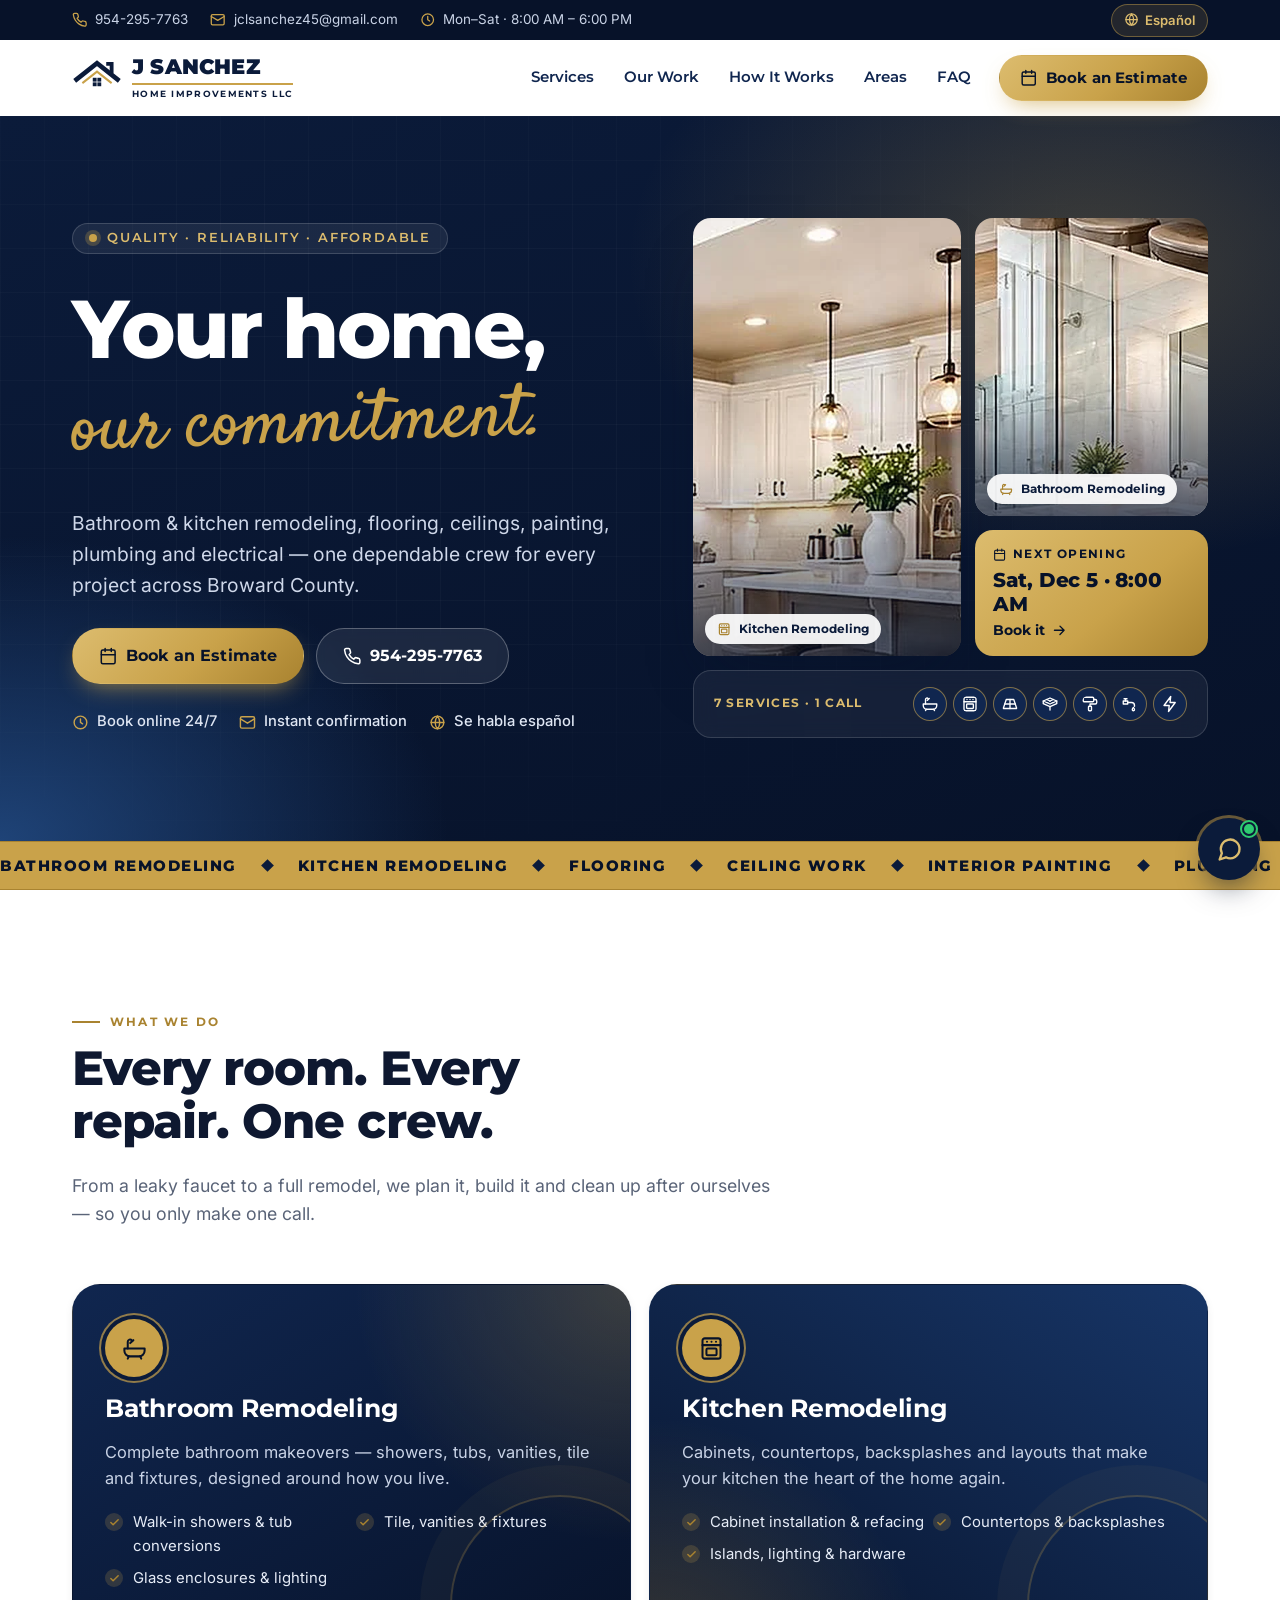
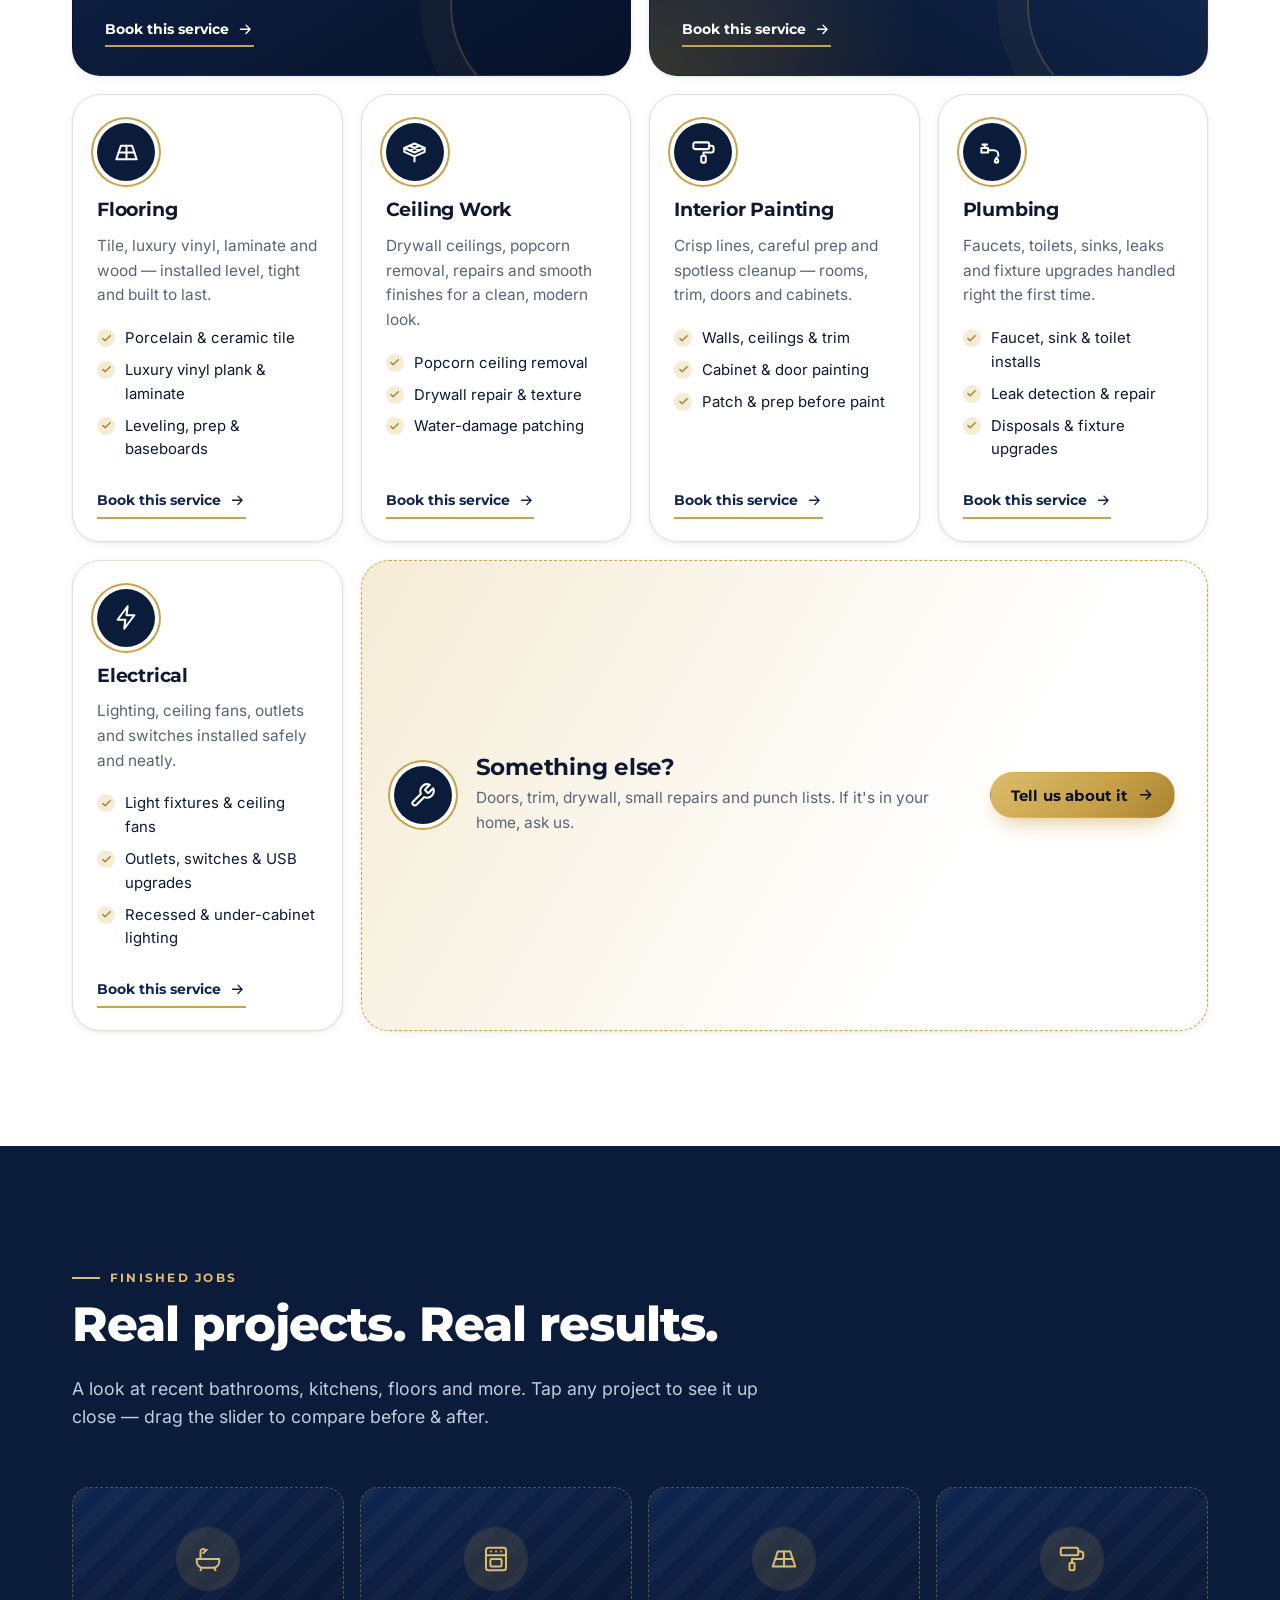
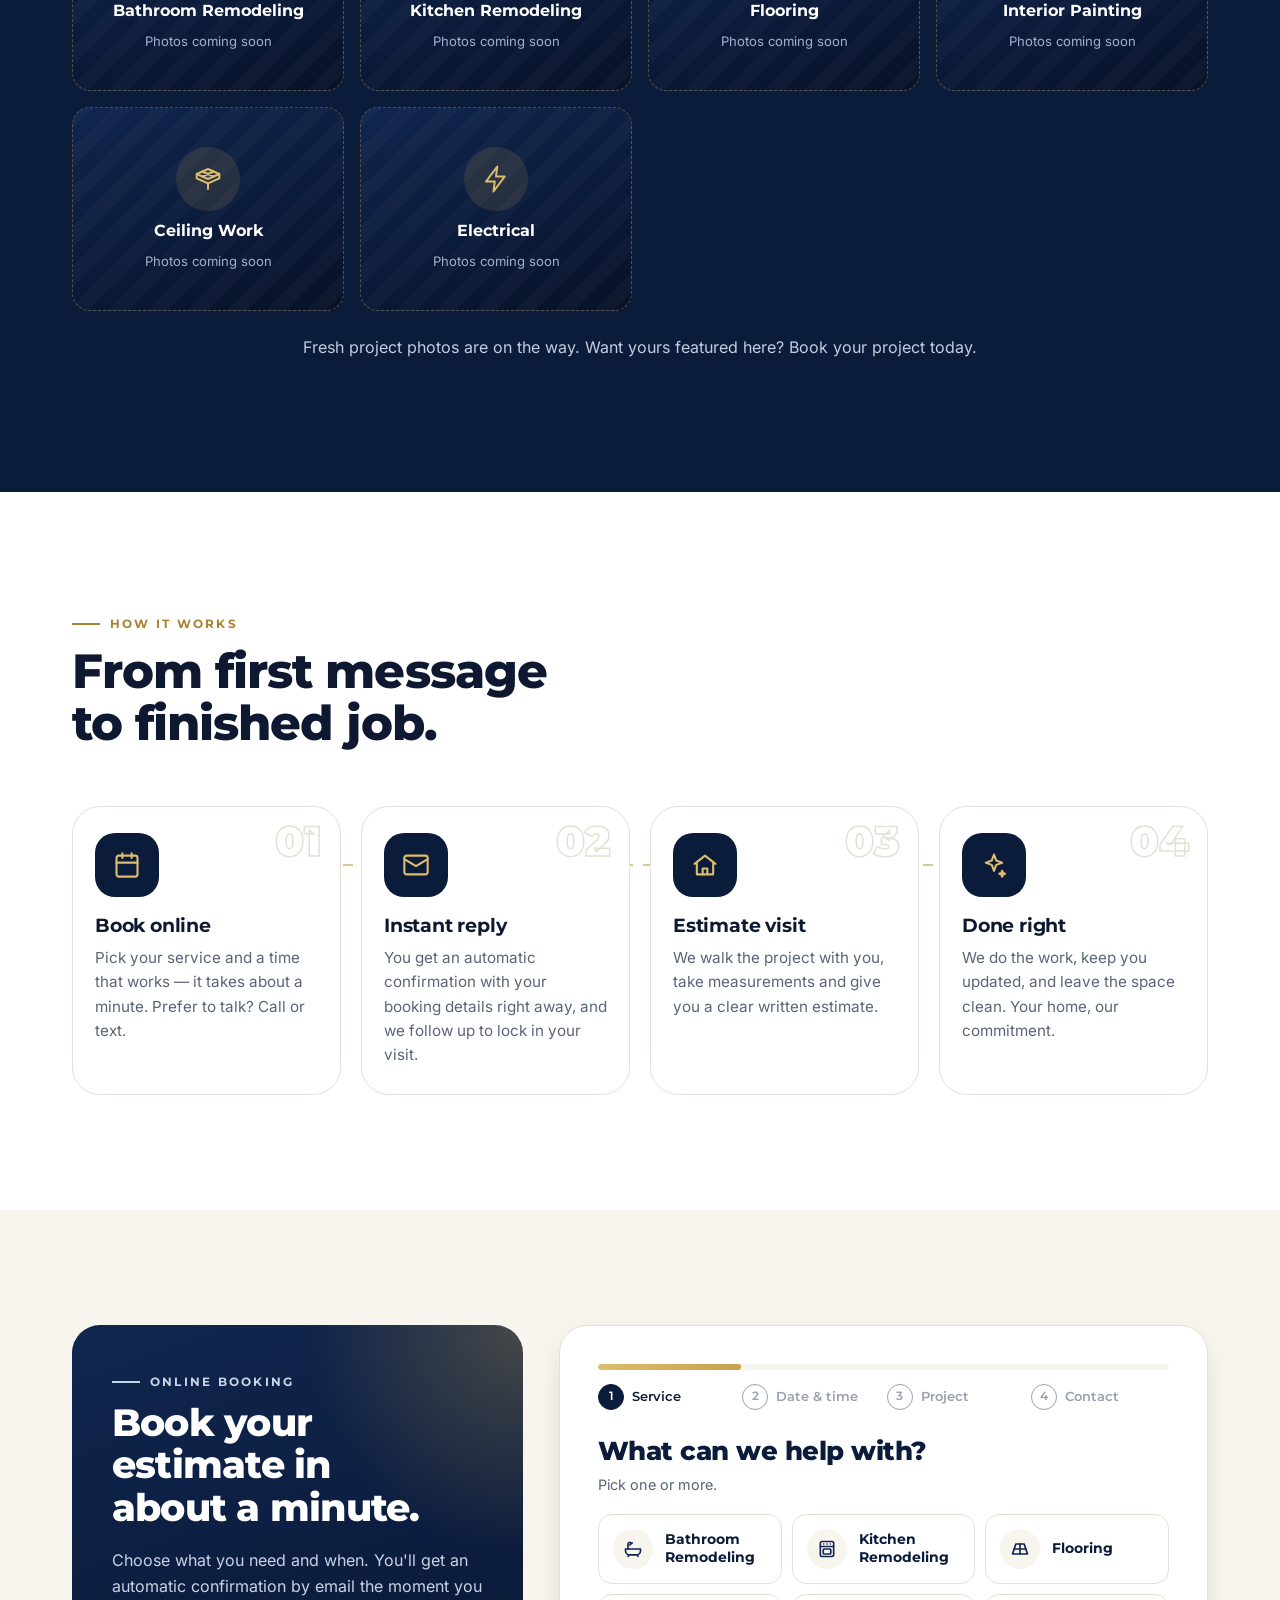
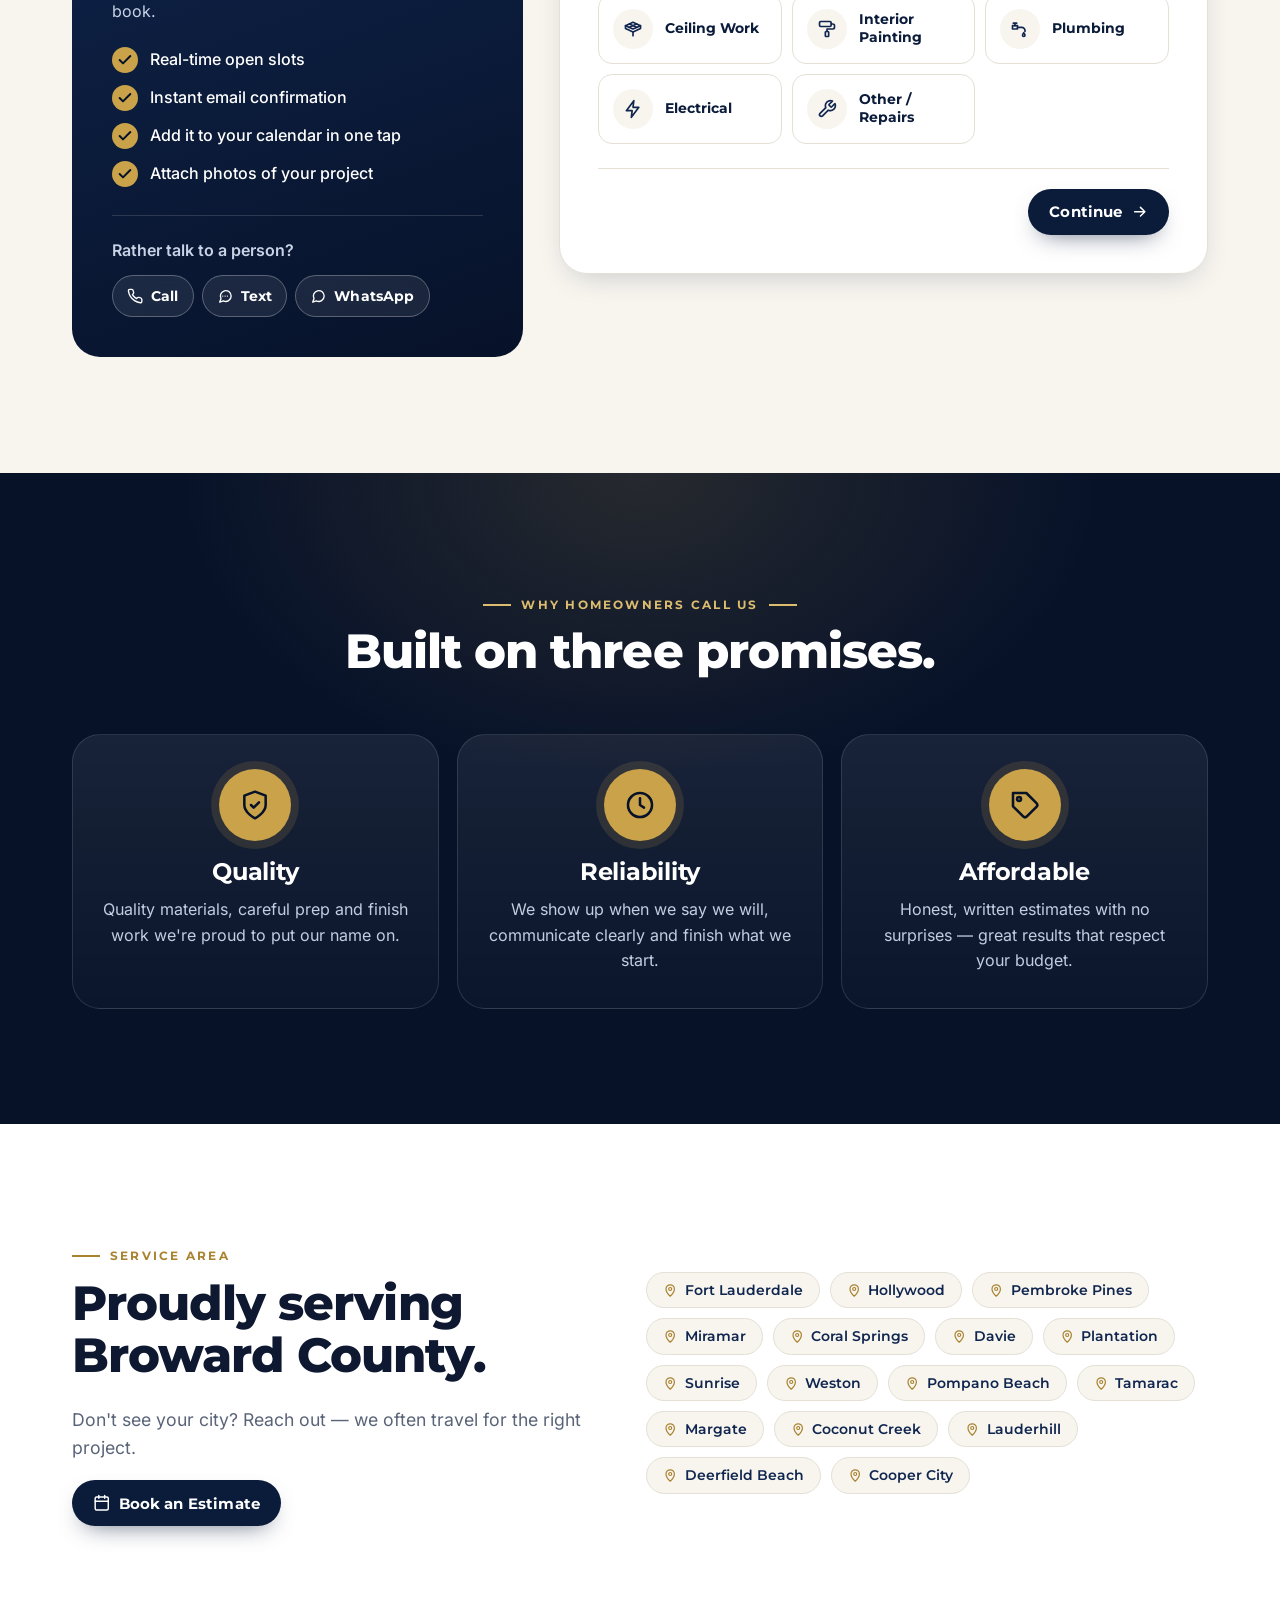
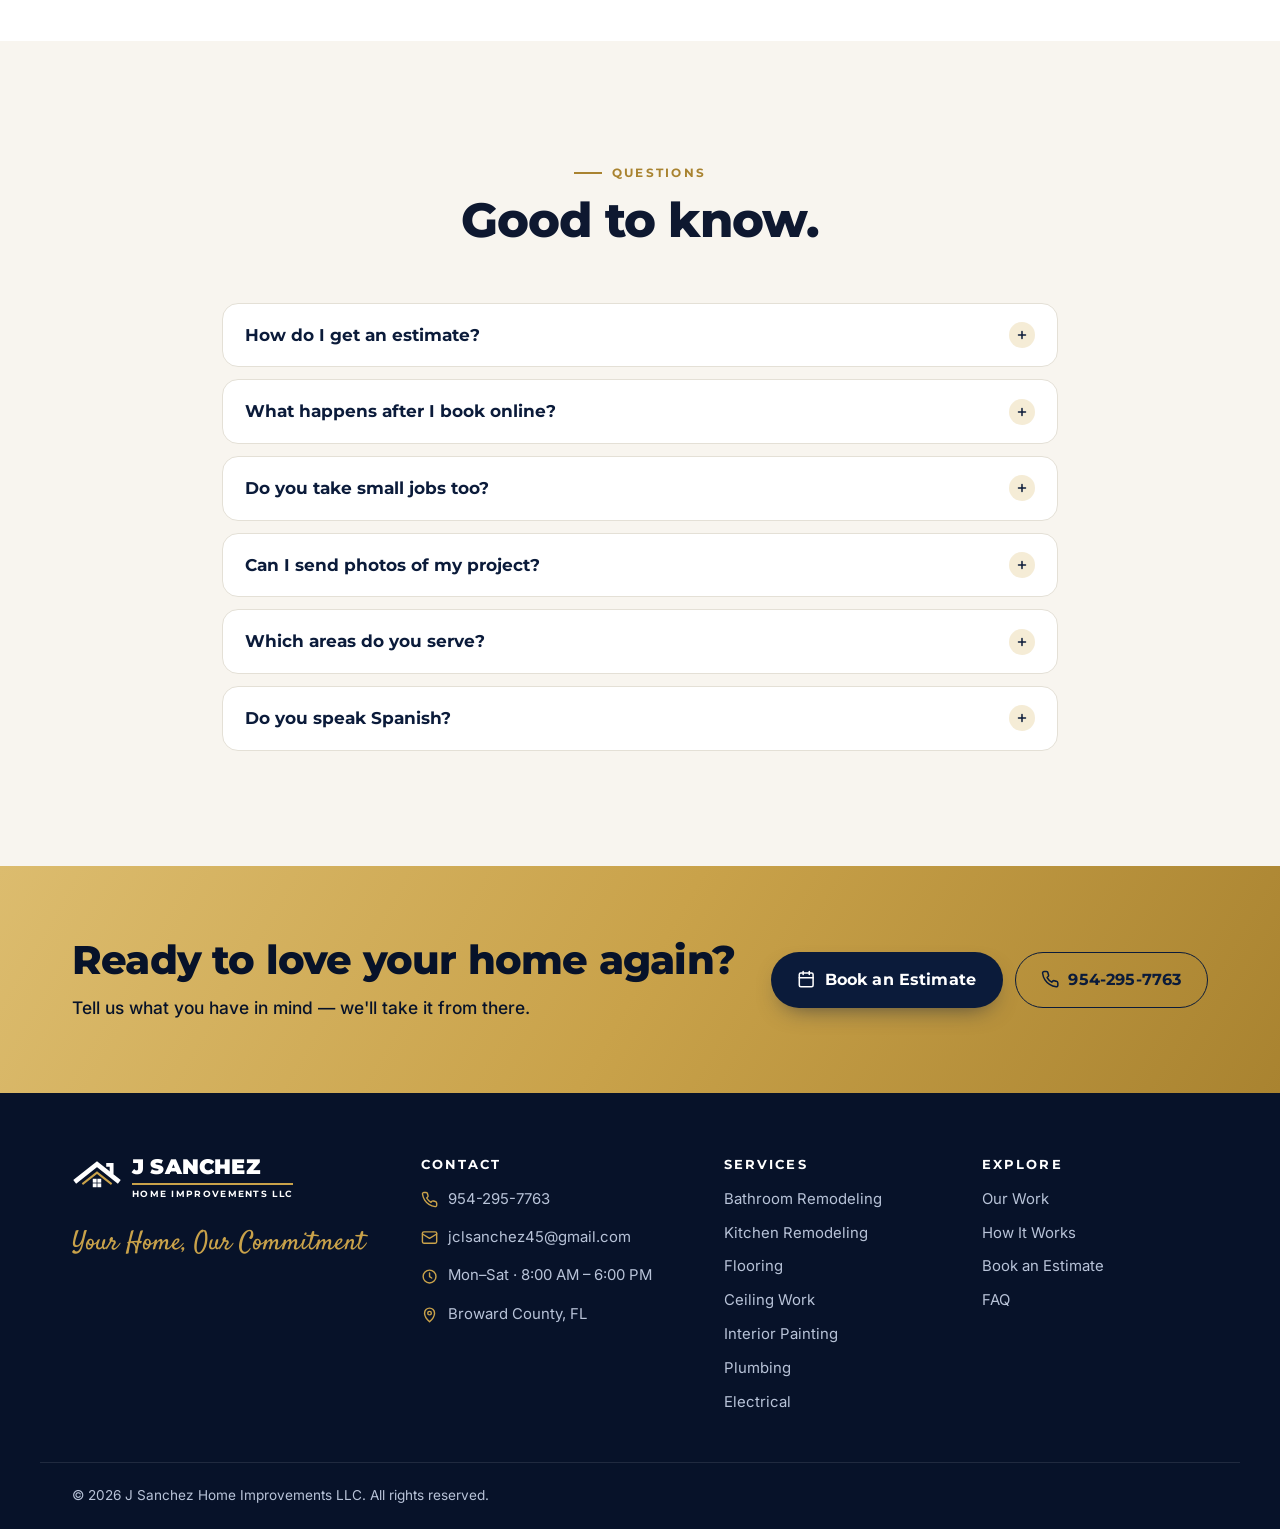
<file: index.html>
<!doctype html>
<html lang="en">
<head>
  <meta charset="utf-8">
  <meta name="viewport" content="width=device-width, initial-scale=1, viewport-fit=cover">
  <title>J Sanchez Home Improvements | Bathroom, Kitchen &amp; Flooring Remodeling in Broward County</title>
  <meta name="description" content="J Sanchez Home Improvements LLC — bathroom &amp; kitchen remodeling, flooring, ceiling work, interior painting, plumbing and electrical in Broward County, FL. Book your estimate online in about a minute.">
  <meta name="theme-color" content="#0b1b3a">
  <link rel="icon" href="images/favicon.svg" type="image/svg+xml">
  <link rel="apple-touch-icon" href="images/apple-touch-icon.png">

  <link rel="canonical" href="https://sanchezcando.com/">
  <meta property="og:type" content="website">
  <meta property="og:url" content="https://sanchezcando.com/">
  <meta property="og:title" content="J Sanchez Home Improvements LLC — Your Home, Our Commitment">
  <meta property="og:description" content="Bathrooms, kitchens, flooring, ceilings, painting, plumbing &amp; electrical. Book your estimate online.">
  <meta property="og:image" content="https://sanchezcando.com/images/og-image.jpg">
  <meta name="twitter:card" content="summary_large_image">

  <link rel="preload" href="fonts/montserrat-latin-var.woff2" as="font" type="font/woff2" crossorigin>
  <link rel="preload" href="fonts/inter-latin-var.woff2" as="font" type="font/woff2" crossorigin>
  <link rel="stylesheet" href="css/styles.css">
  <script>document.documentElement.classList.add("js");</script>

  <script type="application/ld+json">
  {
    "@context": "https://schema.org",
    "@type": "HomeAndConstructionBusiness",
    "name": "J Sanchez Home Improvements LLC",
    "slogan": "Your Home, Our Commitment",
    "telephone": "+1-954-295-7763",
    "email": "jclsanchez45@gmail.com",
    "url": "https://sanchezcando.com/",
    "image": "https://sanchezcando.com/images/og-image.jpg",
    "areaServed": { "@type": "AdministrativeArea", "name": "Broward County, Florida" },
    "address": { "@type": "PostalAddress", "addressRegion": "FL", "addressCountry": "US" },
    "knowsLanguage": ["en", "es"],
    "hasOfferCatalog": {
      "@type": "OfferCatalog",
      "name": "Home improvement services",
      "itemListElement": [
        { "@type": "Offer", "itemOffered": { "@type": "Service", "name": "Bathroom Remodeling" } },
        { "@type": "Offer", "itemOffered": { "@type": "Service", "name": "Kitchen Remodeling" } },
        { "@type": "Offer", "itemOffered": { "@type": "Service", "name": "Flooring" } },
        { "@type": "Offer", "itemOffered": { "@type": "Service", "name": "Ceiling Work" } },
        { "@type": "Offer", "itemOffered": { "@type": "Service", "name": "Interior Painting" } },
        { "@type": "Offer", "itemOffered": { "@type": "Service", "name": "Plumbing" } },
        { "@type": "Offer", "itemOffered": { "@type": "Service", "name": "Electrical" } }
      ]
    }
  }
  </script>
</head>
<body>
  <!-- ===== Icon sprite ===== -->
  <svg width="0" height="0" style="position:absolute" aria-hidden="true">
    <defs>
      <symbol id="i-bath" viewBox="0 0 24 24"><path d="M3 12h18v2a5 5 0 0 1-5 5H8a5 5 0 0 1-5-5v-2Z"/><path d="M6 12V6a2 2 0 0 1 3.6-1.2"/><path d="M8.2 7.2 11 4.6"/><path d="M7 19l-1 2M17 19l1 2"/></symbol>
      <symbol id="i-kitchen" viewBox="0 0 24 24"><rect x="4" y="3" width="16" height="18" rx="2"/><path d="M4 9h16"/><path d="M8 6h.01M12 6h.01M16 6h.01"/><rect x="7.5" y="12" width="9" height="6" rx="1"/></symbol>
      <symbol id="i-floor" viewBox="0 0 24 24"><path d="M3 18 7 6h10l4 12H3Z"/><path d="M12 6v12M5 12h14"/></symbol>
      <symbol id="i-ceiling" viewBox="0 0 24 24"><path d="M3 8 12 4l9 4-9 4-9-4Z"/><path d="m7.5 6 9 4M16.5 6l-9 4"/><path d="M3 8v3.5l9 4 9-4V8"/><path d="M12 15.5V20"/></symbol>
      <symbol id="i-roller" viewBox="0 0 24 24"><rect x="3" y="3" width="14" height="6" rx="1.5"/><path d="M17 6h2a2 2 0 0 1 2 2v2a2 2 0 0 1-2 2h-7v3"/><rect x="10" y="15" width="4" height="6" rx="1"/></symbol>
      <symbol id="i-faucet" viewBox="0 0 24 24"><path d="M3 8h6v4H3z"/><path d="M9 10h5a4 4 0 0 1 4 4v1"/><path d="M6 8V5M4 5h4"/><path d="M18 19.5a1.5 1.5 0 1 1-3 0c0-1 1.5-3 1.5-3s1.5 2 1.5 3Z"/></symbol>
      <symbol id="i-bolt" viewBox="0 0 24 24"><path d="M13 2 4 14h7l-1 8 9-12h-7l1-8Z"/></symbol>
      <symbol id="i-wrench" viewBox="0 0 24 24"><path d="M14.7 6.3a1 1 0 0 0 0 1.4l1.6 1.6a1 1 0 0 0 1.4 0l3.8-3.8a6 6 0 0 1-7.9 7.9l-6.9 6.9a2.1 2.1 0 0 1-3-3l6.9-6.9a6 6 0 0 1 7.9-7.9l-3.8 3.8Z"/></symbol>
      <symbol id="i-phone" viewBox="0 0 24 24"><path d="M22 16.9v3a2 2 0 0 1-2.2 2 19.8 19.8 0 0 1-8.6-3.1 19.5 19.5 0 0 1-6-6A19.8 19.8 0 0 1 2.1 4.2 2 2 0 0 1 4.1 2h3a2 2 0 0 1 2 1.7c.1.9.4 1.8.7 2.7a2 2 0 0 1-.5 2.1L8 9.8a16 16 0 0 0 6 6l1.3-1.3a2 2 0 0 1 2.1-.5c.9.3 1.8.6 2.7.7a2 2 0 0 1 1.7 2Z"/></symbol>
      <symbol id="i-mail" viewBox="0 0 24 24"><rect x="2" y="4" width="20" height="16" rx="2"/><path d="m22 7-10 6L2 7"/></symbol>
      <symbol id="i-chat" viewBox="0 0 24 24"><path d="M21 12a8 8 0 0 1-11.6 7.1L4 21l1.9-5.4A8 8 0 1 1 21 12Z"/></symbol>
      <symbol id="i-sms" viewBox="0 0 24 24"><path d="M21 12a8 8 0 0 1-11.6 7.1L4 21l1.9-5.4A8 8 0 1 1 21 12Z"/><path d="M8.5 12h.01M12 12h.01M15.5 12h.01"/></symbol>
      <symbol id="i-calendar" viewBox="0 0 24 24"><rect x="3" y="4" width="18" height="18" rx="2"/><path d="M16 2v4M8 2v4M3 10h18"/></symbol>
      <symbol id="i-clock" viewBox="0 0 24 24"><circle cx="12" cy="12" r="9"/><path d="M12 7v5l3 2"/></symbol>
      <symbol id="i-check" viewBox="0 0 24 24"><path d="M20 6 9 17l-5-5"/></symbol>
      <symbol id="i-shield" viewBox="0 0 24 24"><path d="M12 22s8-4 8-10V5l-8-3-8 3v7c0 6 8 10 8 10Z"/><path d="m9 12 2 2 4-4"/></symbol>
      <symbol id="i-spark" viewBox="0 0 24 24"><path d="M12 3l1.9 5.1L19 10l-5.1 1.9L12 17l-1.9-5.1L5 10l5.1-1.9L12 3Z"/><path d="M19 17l.7 1.8 1.8.7-1.8.7L19 22l-.7-1.8-1.8-.7 1.8-.7L19 17Z"/></symbol>
      <symbol id="i-tag" viewBox="0 0 24 24"><path d="M20.6 13.4 13.4 20.6a2 2 0 0 1-2.8 0L3 13V3h10l7.6 7.6a2 2 0 0 1 0 2.8Z"/><circle cx="7.5" cy="7.5" r="1.5"/></symbol>
      <symbol id="i-arrow" viewBox="0 0 24 24"><path d="M5 12h14M13 6l6 6-6 6"/></symbol>
      <symbol id="i-pin" viewBox="0 0 24 24"><path d="M12 22s7-6.2 7-12a7 7 0 1 0-14 0c0 5.8 7 12 7 12Z"/><circle cx="12" cy="10" r="2.5"/></symbol>
      <symbol id="i-camera" viewBox="0 0 24 24"><path d="M4 7h3l2-3h6l2 3h3a1 1 0 0 1 1 1v11a1 1 0 0 1-1 1H4a1 1 0 0 1-1-1V8a1 1 0 0 1 1-1Z"/><circle cx="12" cy="13" r="4"/></symbol>
      <symbol id="i-send" viewBox="0 0 24 24"><path d="m22 2-11 11"/><path d="M22 2 15 22l-4-9-9-4 20-7Z"/></symbol>
      <symbol id="i-x" viewBox="0 0 24 24"><path d="M18 6 6 18M6 6l12 12"/></symbol>
      <symbol id="i-globe" viewBox="0 0 24 24"><circle cx="12" cy="12" r="9"/><path d="M3 12h18M12 3a14 14 0 0 1 0 18M12 3a14 14 0 0 0 0 18"/></symbol>
      <symbol id="i-menu" viewBox="0 0 24 24"><path d="M4 7h16M4 12h16M4 17h16"/></symbol>
      <symbol id="i-left" viewBox="0 0 24 24"><path d="m15 18-6-6 6-6"/></symbol>
      <symbol id="i-right" viewBox="0 0 24 24"><path d="m9 18 6-6-6-6"/></symbol>
      <symbol id="i-house" viewBox="0 0 24 24"><path d="M3 11 12 4l9 7"/><path d="M5 10v10h14V10"/><path d="M10 20v-5h4v5"/></symbol>
      <symbol id="i-image" viewBox="0 0 24 24"><rect x="3" y="3" width="18" height="18" rx="2"/><circle cx="9" cy="9" r="2"/><path d="m21 15-5-5L5 21"/></symbol>
      <symbol id="i-compare" viewBox="0 0 24 24"><path d="M12 3v18"/><path d="m8 8-4 4 4 4M16 8l4 4-4 4"/></symbol>
      <symbol id="logo-mark" viewBox="0 0 64 52"><path d="M44 9h7v12" fill="none" stroke="currentColor" stroke-width="5"/><path d="M3 31 32 8l29 23" fill="none" stroke="currentColor" stroke-width="6" stroke-linejoin="miter"/><path d="M13 34 32 19l19 15" fill="none" style="stroke:var(--gold,#c9a24a)" stroke-width="2.6"/><g fill="currentColor"><rect x="26.5" y="27" width="5" height="5"/><rect x="32.5" y="27" width="5" height="5"/><rect x="26.5" y="33" width="5" height="5"/><rect x="32.5" y="33" width="5" height="5"/></g></symbol>
    </defs>
  </svg>

  <a class="skip-link" href="#main" data-i18n="skip">Skip to content</a>

  <!-- ===== Top bar ===== -->
  <div class="topbar">
    <div class="container topbar-inner">
      <a class="topbar-item" href="tel:+19542957763"><svg class="ic"><use href="#i-phone"/></svg><span>954-295-7763</span></a>
      <a class="topbar-item hide-sm" href="mailto:jclsanchez45@gmail.com"><svg class="ic"><use href="#i-mail"/></svg><span>jclsanchez45@gmail.com</span></a>
      <span class="topbar-item hide-sm"><svg class="ic"><use href="#i-clock"/></svg><span data-hours>Mon–Sat · 8:00 AM – 6:00 PM</span></span>
      <button class="lang-toggle" type="button" data-lang-toggle aria-label="Cambiar a español">
        <svg class="ic"><use href="#i-globe"/></svg><span data-lang-label>Español</span>
      </button>
    </div>
  </div>

  <!-- ===== Navigation ===== -->
  <header class="nav" data-nav>
    <div class="container nav-inner">
      <a class="brand" href="#top" aria-label="J Sanchez Home Improvements — home">
        <svg class="brand-mark" aria-hidden="true"><use href="#logo-mark"/></svg>
        <span class="brand-text">
          <span class="brand-name">J SANCHEZ</span>
          <span class="brand-sub">HOME IMPROVEMENTS LLC</span>
        </span>
      </a>
      <nav class="nav-links" id="nav-links" aria-label="Main">
        <a href="#services" data-i18n="nav.services">Services</a>
        <a href="#work" data-i18n="nav.work">Our Work</a>
        <a href="#process" data-i18n="nav.process">How It Works</a>
        <a href="#areas" data-i18n="nav.areas">Areas</a>
        <a href="#faq" data-i18n="nav.faq">FAQ</a>
        <a class="btn btn-gold nav-cta" href="#book"><svg class="ic"><use href="#i-calendar"/></svg><span data-i18n="cta.book">Book an Estimate</span></a>
      </nav>
      <button class="nav-toggle" type="button" aria-controls="nav-links" aria-expanded="false" data-nav-toggle>
        <svg class="ic"><use href="#i-menu"/></svg><span class="sr-only" data-i18n="nav.menu">Menu</span>
      </button>
    </div>
  </header>

  <main id="main">
    <!-- ===== Hero ===== -->
    <section class="hero" id="top">
      <div class="hero-bg" aria-hidden="true"></div>
      <div class="container hero-grid">
        <div class="hero-copy">
          <p class="pill reveal"><span class="pill-dot"></span><span data-i18n="hero.pill">Quality · Reliability · Affordable</span></p>
          <h1 class="hero-title reveal">
            <span data-i18n="hero.title1">Your home,</span>
            <span class="script" data-i18n="hero.title2">our commitment.</span>
          </h1>
          <p class="hero-lead reveal" data-i18n="hero.lead">Bathroom &amp; kitchen remodeling, flooring, ceilings, painting, plumbing and electrical — one dependable crew for every project across Broward County.</p>
          <div class="hero-ctas reveal">
            <a class="btn btn-gold btn-lg" href="#book"><svg class="ic"><use href="#i-calendar"/></svg><span data-i18n="cta.book">Book an Estimate</span></a>
            <a class="btn btn-ghost btn-lg" href="tel:+19542957763"><svg class="ic"><use href="#i-phone"/></svg><span>954-295-7763</span></a>
          </div>
          <ul class="hero-points reveal">
            <li><svg class="ic"><use href="#i-clock"/></svg><span data-i18n="hero.p1">Book online 24/7</span></li>
            <li><svg class="ic"><use href="#i-mail"/></svg><span data-i18n="hero.p2">Instant confirmation</span></li>
            <li data-spanish-only><svg class="ic"><use href="#i-globe"/></svg><span>Se habla español</span></li>
          </ul>
        </div>

        <div class="hero-bento reveal" aria-label="Highlights">
          <figure class="tile tile-photo tile-a">
            <img src="images/hero-kitchen.webp" width="530" height="640" alt="Bright white kitchen with pendant lights and marble island" fetchpriority="high">
            <figcaption class="chip"><svg class="ic"><use href="#i-kitchen"/></svg><span data-i18n="svc.kitchen">Kitchen Remodeling</span></figcaption>
          </figure>
          <figure class="tile tile-photo tile-b">
            <img src="images/hero-bath.webp" width="530" height="510" alt="Modern bathroom with glass shower and vanity" loading="lazy">
            <figcaption class="chip"><svg class="ic"><use href="#i-bath"/></svg><span data-i18n="svc.bathroom">Bathroom Remodeling</span></figcaption>
          </figure>
          <a class="tile tile-next" href="#book">
            <span class="tile-label"><svg class="ic"><use href="#i-calendar"/></svg><span data-i18n="hero.next">Next opening</span></span>
            <strong class="tile-big" data-next-slot>—</strong>
            <span class="tile-link"><span data-i18n="hero.bookit">Book it</span><svg class="ic"><use href="#i-arrow"/></svg></span>
          </a>
          <div class="tile tile-icons">
            <span class="tile-label" data-i18n="hero.seven">7 services · 1 call</span>
            <div class="icon-grid" aria-hidden="true">
              <svg class="ic"><use href="#i-bath"/></svg><svg class="ic"><use href="#i-kitchen"/></svg><svg class="ic"><use href="#i-floor"/></svg><svg class="ic"><use href="#i-ceiling"/></svg><svg class="ic"><use href="#i-roller"/></svg><svg class="ic"><use href="#i-faucet"/></svg><svg class="ic"><use href="#i-bolt"/></svg>
            </div>
          </div>
        </div>
      </div>
    </section>

    <!-- ===== Marquee ===== -->
    <div class="marquee" aria-hidden="true">
      <div class="marquee-track">
        <span data-i18n="svc.bathroom">Bathroom Remodeling</span><i></i><span data-i18n="svc.kitchen">Kitchen Remodeling</span><i></i><span data-i18n="svc.flooring">Flooring</span><i></i><span data-i18n="svc.ceiling">Ceiling Work</span><i></i><span data-i18n="svc.painting">Interior Painting</span><i></i><span data-i18n="svc.plumbing">Plumbing</span><i></i><span data-i18n="svc.electrical">Electrical</span><i></i>
        <span data-i18n="svc.bathroom">Bathroom Remodeling</span><i></i><span data-i18n="svc.kitchen">Kitchen Remodeling</span><i></i><span data-i18n="svc.flooring">Flooring</span><i></i><span data-i18n="svc.ceiling">Ceiling Work</span><i></i><span data-i18n="svc.painting">Interior Painting</span><i></i><span data-i18n="svc.plumbing">Plumbing</span><i></i><span data-i18n="svc.electrical">Electrical</span><i></i>
      </div>
    </div>

    <!-- ===== Services ===== -->
    <section class="section section-light" id="services">
      <div class="container">
        <header class="section-head reveal">
          <p class="eyebrow" data-i18n="svc.eyebrow">What we do</p>
          <h2 data-i18n="svc.title">Every room. Every repair. One crew.</h2>
          <p class="section-lead" data-i18n="svc.lead">From a leaky faucet to a full remodel, we plan it, build it and clean up after ourselves — so you only make one call.</p>
        </header>

        <div class="services-grid">
          <article class="svc-card svc-feature reveal" data-service-card="bathroom">
            <div class="svc-icon"><svg class="ic"><use href="#i-bath"/></svg></div>
            <h3 data-i18n="svc.bathroom">Bathroom Remodeling</h3>
            <p data-i18n="svc.bathroom.d">Complete bathroom makeovers — showers, tubs, vanities, tile and fixtures, designed around how you live.</p>
            <ul class="svc-list">
              <li data-i18n="svc.bathroom.l1">Walk-in showers &amp; tub conversions</li>
              <li data-i18n="svc.bathroom.l2">Tile, vanities &amp; fixtures</li>
              <li data-i18n="svc.bathroom.l3">Glass enclosures &amp; lighting</li>
            </ul>
            <button class="svc-book" type="button" data-book-service="bathroom"><span data-i18n="svc.bookthis">Book this service</span><svg class="ic"><use href="#i-arrow"/></svg></button>
          </article>

          <article class="svc-card svc-feature svc-feature-alt reveal" data-service-card="kitchen">
            <div class="svc-icon"><svg class="ic"><use href="#i-kitchen"/></svg></div>
            <h3 data-i18n="svc.kitchen">Kitchen Remodeling</h3>
            <p data-i18n="svc.kitchen.d">Cabinets, countertops, backsplashes and layouts that make your kitchen the heart of the home again.</p>
            <ul class="svc-list">
              <li data-i18n="svc.kitchen.l1">Cabinet installation &amp; refacing</li>
              <li data-i18n="svc.kitchen.l2">Countertops &amp; backsplashes</li>
              <li data-i18n="svc.kitchen.l3">Islands, lighting &amp; hardware</li>
            </ul>
            <button class="svc-book" type="button" data-book-service="kitchen"><span data-i18n="svc.bookthis">Book this service</span><svg class="ic"><use href="#i-arrow"/></svg></button>
          </article>

          <article class="svc-card reveal">
            <div class="svc-icon"><svg class="ic"><use href="#i-floor"/></svg></div>
            <h3 data-i18n="svc.flooring">Flooring</h3>
            <p data-i18n="svc.flooring.d">Tile, luxury vinyl, laminate and wood — installed level, tight and built to last.</p>
            <ul class="svc-list">
              <li data-i18n="svc.flooring.l1">Porcelain &amp; ceramic tile</li>
              <li data-i18n="svc.flooring.l2">Luxury vinyl plank &amp; laminate</li>
              <li data-i18n="svc.flooring.l3">Leveling, prep &amp; baseboards</li>
            </ul>
            <button class="svc-book" type="button" data-book-service="flooring"><span data-i18n="svc.bookthis">Book this service</span><svg class="ic"><use href="#i-arrow"/></svg></button>
          </article>

          <article class="svc-card reveal">
            <div class="svc-icon"><svg class="ic"><use href="#i-ceiling"/></svg></div>
            <h3 data-i18n="svc.ceiling">Ceiling Work</h3>
            <p data-i18n="svc.ceiling.d">Drywall ceilings, popcorn removal, repairs and smooth finishes for a clean, modern look.</p>
            <ul class="svc-list">
              <li data-i18n="svc.ceiling.l1">Popcorn ceiling removal</li>
              <li data-i18n="svc.ceiling.l2">Drywall repair &amp; texture</li>
              <li data-i18n="svc.ceiling.l3">Water-damage patching</li>
            </ul>
            <button class="svc-book" type="button" data-book-service="ceiling"><span data-i18n="svc.bookthis">Book this service</span><svg class="ic"><use href="#i-arrow"/></svg></button>
          </article>

          <article class="svc-card reveal">
            <div class="svc-icon"><svg class="ic"><use href="#i-roller"/></svg></div>
            <h3 data-i18n="svc.painting">Interior Painting</h3>
            <p data-i18n="svc.painting.d">Crisp lines, careful prep and spotless cleanup — rooms, trim, doors and cabinets.</p>
            <ul class="svc-list">
              <li data-i18n="svc.painting.l1">Walls, ceilings &amp; trim</li>
              <li data-i18n="svc.painting.l2">Cabinet &amp; door painting</li>
              <li data-i18n="svc.painting.l3">Patch &amp; prep before paint</li>
            </ul>
            <button class="svc-book" type="button" data-book-service="painting"><span data-i18n="svc.bookthis">Book this service</span><svg class="ic"><use href="#i-arrow"/></svg></button>
          </article>

          <article class="svc-card reveal">
            <div class="svc-icon"><svg class="ic"><use href="#i-faucet"/></svg></div>
            <h3 data-i18n="svc.plumbing">Plumbing</h3>
            <p data-i18n="svc.plumbing.d">Faucets, toilets, sinks, leaks and fixture upgrades handled right the first time.</p>
            <ul class="svc-list">
              <li data-i18n="svc.plumbing.l1">Faucet, sink &amp; toilet installs</li>
              <li data-i18n="svc.plumbing.l2">Leak detection &amp; repair</li>
              <li data-i18n="svc.plumbing.l3">Disposals &amp; fixture upgrades</li>
            </ul>
            <button class="svc-book" type="button" data-book-service="plumbing"><span data-i18n="svc.bookthis">Book this service</span><svg class="ic"><use href="#i-arrow"/></svg></button>
          </article>

          <article class="svc-card reveal">
            <div class="svc-icon"><svg class="ic"><use href="#i-bolt"/></svg></div>
            <h3 data-i18n="svc.electrical">Electrical</h3>
            <p data-i18n="svc.electrical.d">Lighting, ceiling fans, outlets and switches installed safely and neatly.</p>
            <ul class="svc-list">
              <li data-i18n="svc.electrical.l1">Light fixtures &amp; ceiling fans</li>
              <li data-i18n="svc.electrical.l2">Outlets, switches &amp; USB upgrades</li>
              <li data-i18n="svc.electrical.l3">Recessed &amp; under-cabinet lighting</li>
            </ul>
            <button class="svc-book" type="button" data-book-service="electrical"><span data-i18n="svc.bookthis">Book this service</span><svg class="ic"><use href="#i-arrow"/></svg></button>
          </article>

          <article class="svc-card svc-cta reveal">
            <div class="svc-icon"><svg class="ic"><use href="#i-wrench"/></svg></div>
            <h3 data-i18n="svc.other.t">Something else?</h3>
            <p data-i18n="svc.other.d">Doors, trim, drywall, small repairs and punch lists. If it's in your home, ask us.</p>
            <button class="btn btn-gold" type="button" data-book-service="other"><span data-i18n="svc.other.cta">Tell us about it</span><svg class="ic"><use href="#i-arrow"/></svg></button>
          </article>
        </div>
      </div>
    </section>

    <!-- ===== Finished jobs gallery ===== -->
    <section class="section section-dark" id="work">
      <div class="container">
        <header class="section-head reveal">
          <p class="eyebrow" data-i18n="work.eyebrow">Finished jobs</p>
          <h2 data-i18n="work.title">Real projects. Real results.</h2>
          <p class="section-lead" data-i18n="work.lead">A look at recent bathrooms, kitchens, floors and more. Tap any project to see it up close — drag the slider to compare before &amp; after.</p>
        </header>
        <div class="filters reveal" role="toolbar" aria-label="Filter projects" data-gallery-filters></div>
        <div class="gallery" data-gallery></div>
        <p class="gallery-note" data-gallery-empty hidden data-i18n="work.empty">Fresh project photos are on the way. Want yours featured here? Book your project today.</p>
      </div>
    </section>

    <!-- ===== Process ===== -->
    <section class="section section-light" id="process">
      <div class="container">
        <header class="section-head reveal">
          <p class="eyebrow" data-i18n="proc.eyebrow">How it works</p>
          <h2 data-i18n="proc.title">From first message to finished job.</h2>
        </header>
        <ol class="steps">
          <li class="step reveal">
            <span class="step-num">01</span>
            <div class="step-icon"><svg class="ic"><use href="#i-calendar"/></svg></div>
            <h3 data-i18n="proc.s1.t">Book online</h3>
            <p data-i18n="proc.s1.d">Pick your service and a time that works — it takes about a minute. Prefer to talk? Call or text.</p>
          </li>
          <li class="step reveal">
            <span class="step-num">02</span>
            <div class="step-icon"><svg class="ic"><use href="#i-mail"/></svg></div>
            <h3 data-i18n="proc.s2.t">Instant reply</h3>
            <p data-i18n="proc.s2.d">You get an automatic confirmation with your booking details right away, and we follow up to lock in your visit.</p>
          </li>
          <li class="step reveal">
            <span class="step-num">03</span>
            <div class="step-icon"><svg class="ic"><use href="#i-house"/></svg></div>
            <h3 data-i18n="proc.s3.t">Estimate visit</h3>
            <p data-i18n="proc.s3.d">We walk the project with you, take measurements and give you a clear written estimate.</p>
          </li>
          <li class="step reveal">
            <span class="step-num">04</span>
            <div class="step-icon"><svg class="ic"><use href="#i-spark"/></svg></div>
            <h3 data-i18n="proc.s4.t">Done right</h3>
            <p data-i18n="proc.s4.d">We do the work, keep you updated, and leave the space clean. Your home, our commitment.</p>
          </li>
        </ol>
      </div>
    </section>

    <!-- ===== Booking ===== -->
    <section class="section section-cream" id="book">
      <div class="container book-grid">
        <aside class="book-aside reveal">
          <p class="eyebrow eyebrow-light" data-i18n="book.eyebrow">Online booking</p>
          <h2 data-i18n="book.title">Book your estimate in about a minute.</h2>
          <p data-i18n="book.lead">Choose what you need and when. You'll get an automatic confirmation by email the moment you book.</p>
          <ul class="book-perks">
            <li><svg class="ic"><use href="#i-check"/></svg><span data-i18n="book.p1">Real-time open slots</span></li>
            <li><svg class="ic"><use href="#i-check"/></svg><span data-i18n="book.p2">Instant email confirmation</span></li>
            <li><svg class="ic"><use href="#i-check"/></svg><span data-i18n="book.p3">Add it to your calendar in one tap</span></li>
            <li><svg class="ic"><use href="#i-check"/></svg><span data-i18n="book.p4">Attach photos of your project</span></li>
          </ul>
          <div class="book-alt">
            <p data-i18n="book.alt">Rather talk to a person?</p>
            <div class="book-alt-btns">
              <a class="btn btn-ghost" href="tel:+19542957763"><svg class="ic"><use href="#i-phone"/></svg><span data-i18n="cta.call">Call</span></a>
              <a class="btn btn-ghost" href="sms:+19542957763" data-sms-link><svg class="ic"><use href="#i-sms"/></svg><span data-i18n="cta.text">Text</span></a>
              <a class="btn btn-ghost" href="https://wa.me/19542957763" target="_blank" rel="noopener" data-wa-link><svg class="ic"><use href="#i-chat"/></svg><span>WhatsApp</span></a>
            </div>
          </div>
        </aside>

        <div class="booking reveal" id="booking" data-booking>
          <noscript><p class="booking-noscript">Online booking needs JavaScript. Call or text <a href="tel:+19542957763">954-295-7763</a> or email <a href="mailto:jclsanchez45@gmail.com">jclsanchez45@gmail.com</a>.</p></noscript>

          <div class="progress" aria-hidden="true"><span class="progress-bar" data-progress></span></div>
          <ol class="progress-steps" data-progress-steps>
            <li class="is-active"><span>1</span><em data-i18n="book.s1">Service</em></li>
            <li><span>2</span><em data-i18n="book.s2">Date &amp; time</em></li>
            <li><span>3</span><em data-i18n="book.s3">Project</em></li>
            <li><span>4</span><em data-i18n="book.s4">Contact</em></li>
          </ol>

          <form class="booking-form" novalidate data-booking-form>
            <!-- Step 1 -->
            <fieldset class="bstep is-active" data-step="1">
              <legend data-i18n="book.q1">What can we help with?</legend>
              <p class="hint" data-i18n="book.q1h">Pick one or more.</p>
              <div class="svc-pick" data-service-options></div>
              <p class="field-error" data-error-for="services" hidden data-i18n="err.services">Please choose at least one service.</p>
            </fieldset>

            <!-- Step 2 -->
            <fieldset class="bstep" data-step="2">
              <legend data-i18n="book.q2">Pick a day &amp; time for your estimate visit</legend>
              <div class="cal" data-calendar>
                <div class="cal-head">
                  <button type="button" class="cal-nav" data-cal-prev aria-label="Previous month"><svg class="ic"><use href="#i-left"/></svg></button>
                  <strong class="cal-title" data-cal-title></strong>
                  <button type="button" class="cal-nav" data-cal-next aria-label="Next month"><svg class="ic"><use href="#i-right"/></svg></button>
                </div>
                <div class="cal-dow" data-cal-dow></div>
                <div class="cal-grid" data-cal-grid role="grid"></div>
              </div>
              <div class="slots-wrap">
                <p class="slots-title" data-slots-title aria-live="polite">Select a day to see open times.</p>
                <div class="slots" data-slots role="listbox" aria-label="Available times"></div>
                <p class="hint tz-hint" data-i18n="book.tz">Times are Eastern Time. Each visit takes about 60–90 minutes.</p>
              </div>
              <p class="field-error" data-error-for="slot" hidden data-i18n="err.slot">Please choose a day and time.</p>
            </fieldset>

            <!-- Step 3 -->
            <fieldset class="bstep" data-step="3">
              <legend data-i18n="book.q3">Tell us about the project</legend>
              <label class="field">
                <span data-i18n="f.details">What would you like done?</span>
                <textarea name="details" rows="4" maxlength="2000" required data-i18n-attr="placeholder:f.details.ph" placeholder="e.g. Replace tub with a walk-in shower, new vanity and tile floor (about 5x8 ft)."></textarea>
                <small class="field-error" data-error-for="details" hidden data-i18n="err.details">Please add a short description (at least 10 characters).</small>
              </label>
              <div class="field-row">
                <label class="field">
                  <span data-i18n="f.zip">ZIP code</span>
                  <input name="zip" inputmode="numeric" autocomplete="postal-code" maxlength="5" pattern="[0-9]{5}" required placeholder="33024">
                  <small class="field-error" data-error-for="zip" hidden data-i18n="err.zip">Enter a 5-digit ZIP code.</small>
                </label>
                <label class="field">
                  <span data-i18n="f.property">Property type</span>
                  <select name="propertyType">
                    <option value="House" data-i18n="f.prop.house">House</option>
                    <option value="Condo / Apartment" data-i18n="f.prop.condo">Condo / Apartment</option>
                    <option value="Townhouse" data-i18n="f.prop.town">Townhouse</option>
                    <option value="Commercial" data-i18n="f.prop.comm">Commercial</option>
                  </select>
                </label>
              </div>
              <label class="field">
                <span><span data-i18n="f.address">Street address</span> <em class="opt" data-i18n="f.optional">(optional)</em></span>
                <input name="address" autocomplete="street-address" maxlength="200">
              </label>
              <div class="field">
                <span data-i18n="f.timeline">When would you like to start?</span>
                <div class="chips" role="radiogroup">
                  <label class="chip-radio"><input type="radio" name="timeline" value="ASAP" checked><span data-i18n="f.tl.asap">As soon as possible</span></label>
                  <label class="chip-radio"><input type="radio" name="timeline" value="1-3 months"><span data-i18n="f.tl.soon">In 1–3 months</span></label>
                  <label class="chip-radio"><input type="radio" name="timeline" value="Just planning"><span data-i18n="f.tl.plan">Just planning</span></label>
                </div>
              </div>
              <div class="field" data-photo-field hidden>
                <span><span data-i18n="f.photos">Photos of the area</span> <em class="opt" data-i18n="f.optional">(optional)</em></span>
                <label class="dropzone">
                  <input type="file" accept="image/*" multiple data-photo-input>
                  <svg class="ic"><use href="#i-camera"/></svg>
                  <span data-i18n="f.photos.cta">Tap to add up to 4 photos</span>
                </label>
                <div class="thumbs" data-photo-thumbs></div>
              </div>
              <p class="hint" data-photo-alt-hint data-i18n="f.photos.alt">Have photos? Text them to 954-295-7763 after you book.</p>
            </fieldset>

            <!-- Step 4 -->
            <fieldset class="bstep" data-step="4">
              <legend data-i18n="book.q4">How can we reach you?</legend>
              <div class="field-row">
                <label class="field">
                  <span data-i18n="f.name">Full name</span>
                  <input name="name" autocomplete="name" maxlength="100" required>
                  <small class="field-error" data-error-for="name" hidden data-i18n="err.name">Please enter your name.</small>
                </label>
                <label class="field">
                  <span data-i18n="f.phone">Mobile phone</span>
                  <input name="phone" type="tel" autocomplete="tel" inputmode="tel" maxlength="20" required placeholder="(954) 555-0123">
                  <small class="field-error" data-error-for="phone" hidden data-i18n="err.phone">Enter a valid 10-digit phone number.</small>
                </label>
              </div>
              <label class="field">
                <span data-i18n="f.email">Email (for your confirmation)</span>
                <input name="email" type="email" autocomplete="email" maxlength="120" required placeholder="you@email.com">
                <small class="field-error" data-error-for="email" hidden data-i18n="err.email">Enter a valid email address.</small>
              </label>
              <div class="field">
                <span data-i18n="f.contact">Best way to reach you</span>
                <div class="chips" role="radiogroup">
                  <label class="chip-radio"><input type="radio" name="contactMethod" value="Text" checked><span data-i18n="f.c.text">Text</span></label>
                  <label class="chip-radio"><input type="radio" name="contactMethod" value="Call"><span data-i18n="f.c.call">Call</span></label>
                  <label class="chip-radio"><input type="radio" name="contactMethod" value="Email"><span>Email</span></label>
                  <label class="chip-radio"><input type="radio" name="contactMethod" value="WhatsApp"><span>WhatsApp</span></label>
                </div>
              </div>
              <!-- spam trap: real people never see or fill this -->
              <label class="hp" aria-hidden="true">Website <input name="website" tabindex="-1" autocomplete="off"></label>

              <div class="summary" data-summary></div>
              <p class="fineprint" data-i18n="book.consent">By booking you agree that J Sanchez Home Improvements may contact you about this request. We never share your information.</p>
            </fieldset>

            <div class="form-status" data-form-status role="alert" hidden></div>

            <div class="booking-actions">
              <button type="button" class="btn btn-quiet" data-back hidden><svg class="ic"><use href="#i-left"/></svg><span data-i18n="book.back">Back</span></button>
              <button type="button" class="btn btn-navy" data-next><span data-i18n="book.next">Continue</span><svg class="ic"><use href="#i-arrow"/></svg></button>
              <button type="submit" class="btn btn-gold" data-submit hidden><span data-i18n="book.submit">Confirm booking</span><svg class="ic"><use href="#i-check"/></svg></button>
            </div>
          </form>

          <!-- Success -->
          <div class="booking-success" data-booking-success hidden tabindex="-1">
            <div class="success-badge"><svg class="ic"><use href="#i-check"/></svg></div>
            <h3 data-i18n="ok.title">You're booked!</h3>
            <p class="success-ref"><span data-i18n="ok.ref">Confirmation #</span> <strong data-ok-ref></strong></p>
            <p data-ok-when class="success-when"></p>
            <p data-ok-msg></p>
            <div class="success-actions">
              <a class="btn btn-navy" data-ok-gcal target="_blank" rel="noopener"><svg class="ic"><use href="#i-calendar"/></svg><span data-i18n="ok.gcal">Add to Google Calendar</span></a>
              <button type="button" class="btn btn-quiet" data-ok-ics><svg class="ic"><use href="#i-calendar"/></svg><span data-i18n="ok.ics">Apple / Outlook (.ics)</span></button>
              <a class="btn btn-quiet" data-ok-sms><svg class="ic"><use href="#i-sms"/></svg><span data-i18n="ok.sms">Text us photos</span></a>
            </div>
            <ol class="next-list">
              <li data-i18n="ok.n1">Check your inbox — your confirmation email is on its way.</li>
              <li data-i18n="ok.n2">We'll review your request and confirm the visit (or suggest another time).</li>
              <li data-i18n="ok.n3">We arrive on time, walk the project with you and give you a written estimate.</li>
            </ol>
            <button type="button" class="link-btn" data-ok-again data-i18n="ok.again">Book another service</button>
          </div>
        </div>
      </div>
    </section>

    <!-- ===== Why us ===== -->
    <section class="section section-dark section-why" id="why">
      <div class="container">
        <header class="section-head reveal">
          <p class="eyebrow" data-i18n="why.eyebrow">Why homeowners call us</p>
          <h2 data-i18n="why.title">Built on three promises.</h2>
        </header>
        <div class="why-grid">
          <article class="why-card reveal">
            <div class="why-icon"><svg class="ic"><use href="#i-shield"/></svg></div>
            <h3 data-i18n="why.q.t">Quality</h3>
            <p data-i18n="why.q.d">Quality materials, careful prep and finish work we're proud to put our name on.</p>
          </article>
          <article class="why-card reveal">
            <div class="why-icon"><svg class="ic"><use href="#i-clock"/></svg></div>
            <h3 data-i18n="why.r.t">Reliability</h3>
            <p data-i18n="why.r.d">We show up when we say we will, communicate clearly and finish what we start.</p>
          </article>
          <article class="why-card reveal">
            <div class="why-icon"><svg class="ic"><use href="#i-tag"/></svg></div>
            <h3 data-i18n="why.a.t">Affordable</h3>
            <p data-i18n="why.a.d">Honest, written estimates with no surprises — great results that respect your budget.</p>
          </article>
        </div>
      </div>
    </section>

    <!-- ===== Areas ===== -->
    <section class="section section-light" id="areas">
      <div class="container areas-grid">
        <div class="reveal">
          <p class="eyebrow" data-i18n="areas.eyebrow">Service area</p>
          <h2 data-i18n="areas.title">Proudly serving Broward County.</h2>
          <p class="section-lead" data-i18n="areas.lead">Don't see your city? Reach out — we often travel for the right project.</p>
          <a class="btn btn-navy" href="#book"><svg class="ic"><use href="#i-calendar"/></svg><span data-i18n="cta.book">Book an Estimate</span></a>
        </div>
        <ul class="city-cloud reveal" data-cities></ul>
      </div>
    </section>

    <!-- ===== FAQ ===== -->
    <section class="section section-cream" id="faq">
      <div class="container faq-wrap">
        <header class="section-head reveal">
          <p class="eyebrow" data-i18n="faq.eyebrow">Questions</p>
          <h2 data-i18n="faq.title">Good to know.</h2>
        </header>
        <div class="faq reveal">
          <details>
            <summary data-i18n="faq.q1">How do I get an estimate?</summary>
            <p data-i18n="faq.a1">Book online in about a minute, or call or text 954-295-7763. We'll confirm a time to see your project in person and give you a written estimate.</p>
          </details>
          <details>
            <summary data-i18n="faq.q2">What happens after I book online?</summary>
            <p data-i18n="faq.a2">You'll get an automatic confirmation email right away with your booking details. We review every request and confirm your visit — or suggest a better time — by your preferred contact method.</p>
          </details>
          <details>
            <summary data-i18n="faq.q3">Do you take small jobs too?</summary>
            <p data-i18n="faq.a3">Yes. We handle everything from a single repair to a full kitchen or bathroom remodel.</p>
          </details>
          <details>
            <summary data-i18n="faq.q4">Can I send photos of my project?</summary>
            <p data-i18n="faq.a4">Please do — photos help us prepare. Attach them when you book, or text them to 954-295-7763.</p>
          </details>
          <details>
            <summary data-i18n="faq.q5">Which areas do you serve?</summary>
            <p data-i18n="faq.a5">We work throughout Broward County, including Fort Lauderdale, Hollywood, Pembroke Pines, Miramar, Coral Springs, Davie, Plantation, Weston and nearby cities.</p>
          </details>
          <details data-spanish-only>
            <summary data-i18n="faq.q6">Do you speak Spanish?</summary>
            <p data-i18n="faq.a6">¡Sí! Se habla español. Use the language button at the top of the page to see this site in Spanish.</p>
          </details>
        </div>
      </div>
    </section>

    <!-- ===== CTA band ===== -->
    <section class="cta-band">
      <div class="container cta-inner reveal">
        <div>
          <h2 data-i18n="band.title">Ready to love your home again?</h2>
          <p data-i18n="band.lead">Tell us what you have in mind — we'll take it from there.</p>
        </div>
        <div class="cta-btns">
          <a class="btn btn-navy btn-lg" href="#book"><svg class="ic"><use href="#i-calendar"/></svg><span data-i18n="cta.book">Book an Estimate</span></a>
          <a class="btn btn-outline-navy btn-lg" href="tel:+19542957763"><svg class="ic"><use href="#i-phone"/></svg><span>954-295-7763</span></a>
        </div>
      </div>
    </section>
  </main>

  <!-- ===== Footer ===== -->
  <footer class="footer">
    <div class="container footer-grid">
      <div class="footer-brand">
        <a class="brand brand-light" href="#top">
          <svg class="brand-mark" aria-hidden="true"><use href="#logo-mark"/></svg>
          <span class="brand-text"><span class="brand-name">J SANCHEZ</span><span class="brand-sub">HOME IMPROVEMENTS LLC</span></span>
        </a>
        <p class="footer-tag script" data-i18n="footer.tag">Your Home, Our Commitment</p>
        <p class="footer-license" data-license hidden></p>
      </div>
      <div>
        <h4 data-i18n="footer.contact">Contact</h4>
        <ul class="footer-list">
          <li><a href="tel:+19542957763"><svg class="ic"><use href="#i-phone"/></svg>954-295-7763</a></li>
          <li><a href="mailto:jclsanchez45@gmail.com"><svg class="ic"><use href="#i-mail"/></svg>jclsanchez45@gmail.com</a></li>
          <li><span><svg class="ic"><use href="#i-clock"/></svg><span data-hours>Mon–Sat · 8:00 AM – 6:00 PM</span></span></li>
          <li><span><svg class="ic"><use href="#i-pin"/></svg>Broward County, FL</span></li>
        </ul>
      </div>
      <div>
        <h4 data-i18n="footer.services">Services</h4>
        <ul class="footer-list footer-links">
          <li><a href="#services" data-i18n="svc.bathroom">Bathroom Remodeling</a></li>
          <li><a href="#services" data-i18n="svc.kitchen">Kitchen Remodeling</a></li>
          <li><a href="#services" data-i18n="svc.flooring">Flooring</a></li>
          <li><a href="#services" data-i18n="svc.ceiling">Ceiling Work</a></li>
          <li><a href="#services" data-i18n="svc.painting">Interior Painting</a></li>
          <li><a href="#services" data-i18n="svc.plumbing">Plumbing</a></li>
          <li><a href="#services" data-i18n="svc.electrical">Electrical</a></li>
        </ul>
      </div>
      <div>
        <h4 data-i18n="footer.explore">Explore</h4>
        <ul class="footer-list footer-links">
          <li><a href="#work" data-i18n="nav.work">Our Work</a></li>
          <li><a href="#process" data-i18n="nav.process">How It Works</a></li>
          <li><a href="#book" data-i18n="cta.book">Book an Estimate</a></li>
          <li><a href="#faq" data-i18n="nav.faq">FAQ</a></li>
        </ul>
        <div class="social" data-social></div>
      </div>
    </div>
    <div class="container footer-bottom">
      <span>© <span data-year></span> J Sanchez Home Improvements LLC. <span data-i18n="footer.rights">All rights reserved.</span></span>
    </div>
  </footer>

  <!-- ===== Mobile action bar ===== -->
  <nav class="mobile-bar" aria-label="Quick actions">
    <a href="tel:+19542957763"><svg class="ic"><use href="#i-phone"/></svg><span data-i18n="cta.call">Call</span></a>
    <a href="sms:+19542957763" data-sms-link><svg class="ic"><use href="#i-sms"/></svg><span data-i18n="cta.text">Text</span></a>
    <a href="#booking" class="mobile-bar-main"><svg class="ic"><use href="#i-calendar"/></svg><span data-i18n="cta.bookshort">Book</span></a>
  </nav>

  <!-- ===== Auto-reply assistant ===== -->
  <div class="chat" data-chat>
    <button class="chat-launcher" type="button" data-chat-open aria-expanded="false" aria-controls="chat-panel">
      <svg class="ic ic-open"><use href="#i-chat"/></svg><svg class="ic ic-close"><use href="#i-x"/></svg>
      <span class="sr-only" data-i18n="chat.open">Chat with us</span>
      <span class="chat-dot" aria-hidden="true"></span>
    </button>
    <section class="chat-panel" id="chat-panel" role="dialog" aria-label="J Sanchez assistant" hidden>
      <header class="chat-head">
        <span class="chat-avatar"><svg aria-hidden="true"><use href="#logo-mark"/></svg></span>
        <div>
          <strong>J Sanchez</strong>
          <small data-i18n="chat.status">Automated assistant · instant replies</small>
        </div>
        <button type="button" class="chat-close" data-chat-close aria-label="Close chat"><svg class="ic"><use href="#i-x"/></svg></button>
      </header>
      <div class="chat-log" data-chat-log aria-live="polite"></div>
      <div class="chat-quick" data-chat-quick></div>
      <form class="chat-input" data-chat-form>
        <input type="text" maxlength="400" autocomplete="off" data-chat-text data-i18n-attr="placeholder:chat.ph;aria-label:chat.ph" placeholder="Type your question…" aria-label="Type your question…">
        <button type="submit" aria-label="Send"><svg class="ic"><use href="#i-send"/></svg></button>
      </form>
    </section>
  </div>

  <!-- ===== Lightbox ===== -->
  <dialog class="lightbox" data-lightbox aria-label="Project photos">
    <button type="button" class="lb-close" data-lb-close aria-label="Close"><svg class="ic"><use href="#i-x"/></svg></button>
    <button type="button" class="lb-nav lb-prev" data-lb-prev aria-label="Previous photo"><svg class="ic"><use href="#i-left"/></svg></button>
    <div class="lb-stage" data-lb-stage></div>
    <button type="button" class="lb-nav lb-next" data-lb-next aria-label="Next photo"><svg class="ic"><use href="#i-right"/></svg></button>
    <p class="lb-caption" data-lb-caption></p>
  </dialog>

  <script src="js/config.js"></script>
  <script src="js/projects.js"></script>
  <script src="js/i18n.js"></script>
  <script src="js/main.js"></script>
  <script src="js/booking.js"></script>
  <script src="js/chat.js"></script>
</body>
</html>
</file>
<file: css/styles.css>
/* ==========================================================================
   J Sanchez Home Improvements — styles
   Brand: navy + gold (from the company flyer), Montserrat / Inter / Satisfy
   ========================================================================== */

@font-face { font-family: "Montserrat"; src: url("../fonts/montserrat-latin-var.woff2") format("woff2"); font-weight: 100 900; font-display: swap; }
@font-face { font-family: "Inter"; src: url("../fonts/inter-latin-var.woff2") format("woff2"); font-weight: 100 900; font-display: swap; }
@font-face { font-family: "Satisfy"; src: url("../fonts/satisfy-latin-400.woff2") format("woff2"); font-weight: 400; font-display: swap; }

:root {
  --navy-950: #071229;
  --navy-900: #0b1b3a;
  --navy-800: #10264f;
  --navy-700: #173566;
  --navy-600: #21487f;
  --gold: #c9a24a;
  --gold-600: #a98330;
  --gold-400: #dcbc6e;
  --gold-100: #f5ecd6;
  --cream: #f8f5ef;
  --paper: #ffffff;
  --ink: #0e1830;
  --muted: #5a6478;
  --line: #e4e0d6;
  --success: #1f8a5b;
  --danger: #c2412d;

  --font-display: "Montserrat", system-ui, -apple-system, "Segoe UI", Roboto, sans-serif;
  --font-body: "Inter", system-ui, -apple-system, "Segoe UI", Roboto, sans-serif;
  --font-script: "Satisfy", "Brush Script MT", cursive;

  --radius-sm: 10px;
  --radius: 18px;
  --radius-lg: 28px;
  --shadow-sm: 0 1px 2px rgba(11, 27, 58, .06), 0 2px 8px rgba(11, 27, 58, .06);
  --shadow: 0 10px 30px -12px rgba(11, 27, 58, .25);
  --shadow-lg: 0 30px 60px -20px rgba(7, 18, 41, .45);
  --ease: cubic-bezier(.2, .7, .2, 1);
  --nav-h: 76px;
}

/* ---------- Base ---------- */
*, *::before, *::after { box-sizing: border-box; }
html { scroll-behavior: smooth; scroll-padding-top: calc(var(--nav-h) + 12px); -webkit-text-size-adjust: 100%; }
body {
  margin: 0; background: var(--paper); color: var(--ink);
  font: 400 16px/1.6 var(--font-body);
  -webkit-font-smoothing: antialiased; text-rendering: optimizeLegibility;
  overflow-x: hidden;
}
img { max-width: 100%; display: block; }
a { color: inherit; text-decoration: none; }
button { font: inherit; color: inherit; cursor: pointer; }
h1, h2, h3, h4 { font-family: var(--font-display); line-height: 1.1; margin: 0 0 .5em; letter-spacing: -.02em; }
h2 { font-size: clamp(1.9rem, 4vw, 3rem); font-weight: 800; text-wrap: balance; }
h3 { font-size: 1.2rem; font-weight: 700; letter-spacing: -.01em; }
p { margin: 0 0 1em; }
:focus-visible { outline: 3px solid var(--gold); outline-offset: 3px; border-radius: 6px; }
.sr-only { position: absolute; width: 1px; height: 1px; padding: 0; margin: -1px; overflow: hidden; clip: rect(0 0 0 0); white-space: nowrap; border: 0; }
.ic { width: 1.15em; height: 1.15em; flex: none; fill: none; stroke: currentColor; stroke-width: 2; stroke-linecap: round; stroke-linejoin: round; }
.script { font-family: var(--font-script); font-weight: 400; letter-spacing: 0; }
.container { width: 100%; max-width: 1200px; margin-inline: auto; padding-inline: clamp(16px, 4vw, 32px); }
[hidden] { display: none !important; }

.skip-link { position: absolute; left: 12px; top: -60px; z-index: 100; background: var(--gold); color: var(--navy-900); padding: 10px 16px; border-radius: 10px; font-weight: 700; }
.skip-link:focus { top: 12px; }

/* ---------- Buttons ---------- */
.btn {
  display: inline-flex; align-items: center; justify-content: center; gap: .55em;
  min-height: 46px; padding: .7em 1.3em; border-radius: 999px; border: 1.5px solid transparent;
  font: 700 .95rem/1 var(--font-display); letter-spacing: .01em; white-space: nowrap;
  transition: transform .2s var(--ease), background .2s, color .2s, box-shadow .2s, border-color .2s;
}
.btn:hover { transform: translateY(-2px); }
.btn:active { transform: translateY(0); }
.btn-lg { min-height: 56px; padding: .9em 1.6em; font-size: 1rem; }
.btn-gold { background: linear-gradient(135deg, var(--gold-400), var(--gold) 55%, var(--gold-600)); color: var(--navy-950); box-shadow: 0 10px 24px -10px rgba(201, 162, 74, .8); }
.btn-gold:hover { box-shadow: 0 14px 30px -10px rgba(201, 162, 74, .95); }
.btn-navy { background: var(--navy-900); color: #fff; box-shadow: 0 10px 24px -12px rgba(11, 27, 58, .7); }
.btn-navy:hover { background: var(--navy-800); }
.btn-ghost { background: rgba(255, 255, 255, .08); color: #fff; border-color: rgba(255, 255, 255, .28); backdrop-filter: blur(6px); }
.btn-ghost:hover { background: rgba(255, 255, 255, .16); border-color: rgba(255, 255, 255, .5); }
.btn-quiet { background: var(--cream); color: var(--navy-900); border-color: var(--line); }
.btn-quiet:hover { border-color: var(--navy-900); }
.btn-outline-navy { color: var(--navy-900); border-color: var(--navy-900); background: transparent; }
.btn-outline-navy:hover { background: var(--navy-900); color: #fff; }
.btn[disabled] { opacity: .6; pointer-events: none; }
.link-btn { background: none; border: 0; color: var(--navy-700); font-weight: 600; text-decoration: underline; text-underline-offset: 3px; padding: 8px; }

/* ---------- Top bar ---------- */
.topbar { background: var(--navy-950); color: #c9d3e6; font-size: .84rem; }
.topbar-inner { display: flex; align-items: center; gap: 22px; min-height: 40px; }
.topbar-item { display: inline-flex; align-items: center; gap: 8px; }
.topbar-item .ic { color: var(--gold); }
a.topbar-item:hover { color: #fff; }
.lang-toggle {
  margin-left: auto; display: inline-flex; align-items: center; gap: 6px;
  background: rgba(201, 162, 74, .14); border: 1px solid rgba(201, 162, 74, .45); color: var(--gold-400);
  padding: 5px 12px; border-radius: 999px; font-weight: 600; font-size: .82rem;
}
.lang-toggle:hover { background: rgba(201, 162, 74, .25); color: #fff; }

/* ---------- Navigation ---------- */
.nav {
  position: sticky; top: 0; z-index: 50; height: var(--nav-h);
  background: rgba(255, 255, 255, .86); backdrop-filter: saturate(1.6) blur(14px); -webkit-backdrop-filter: saturate(1.6) blur(14px);
  border-bottom: 1px solid transparent; transition: box-shadow .25s, border-color .25s;
}
.nav.is-scrolled { box-shadow: 0 8px 30px -18px rgba(11, 27, 58, .45); border-color: var(--line); }
.nav-inner { height: 100%; display: flex; align-items: center; justify-content: space-between; gap: 20px; }
.brand { display: inline-flex; align-items: center; gap: 10px; color: var(--navy-900); }
.brand-mark { width: 50px; height: 40px; color: var(--navy-900); }
.brand-text { display: flex; flex-direction: column; line-height: 1; }
.brand-name { font: 900 1.3rem/1 var(--font-display); letter-spacing: .01em; }
.brand-sub { font: 700 .58rem/1 var(--font-display); letter-spacing: .14em; margin-top: 5px; padding-top: 4px; border-top: 2px solid var(--gold); }
.brand-light, .brand-light .brand-mark { color: #fff; }
.nav-links { display: flex; align-items: center; gap: 6px; }
.nav-links > a:not(.btn) { padding: 10px 12px; border-radius: 10px; font: 600 .93rem/1 var(--font-display); color: var(--navy-800); position: relative; }
.nav-links > a:not(.btn)::after { content: ""; position: absolute; left: 12px; right: 12px; bottom: 4px; height: 2px; background: var(--gold); transform: scaleX(0); transform-origin: left; transition: transform .25s var(--ease); }
.nav-links > a:not(.btn):hover::after { transform: scaleX(1); }
.nav-cta { margin-left: 10px; }
.nav-toggle { display: none; width: 46px; height: 46px; border-radius: 12px; border: 1px solid var(--line); background: #fff; align-items: center; justify-content: center; color: var(--navy-900); }
.nav-toggle .ic { width: 22px; height: 22px; }

/* ---------- Hero ---------- */
.hero { position: relative; color: #fff; background: var(--navy-900); overflow: hidden; isolation: isolate; }
.hero-bg {
  position: absolute; inset: 0; z-index: -1;
  background:
    radial-gradient(60% 70% at 85% 20%, rgba(201, 162, 74, .28), transparent 60%),
    radial-gradient(50% 60% at 0% 100%, rgba(33, 72, 127, .9), transparent 70%),
    linear-gradient(160deg, var(--navy-900) 0%, var(--navy-950) 100%);
}
.hero-bg::before {
  content: ""; position: absolute; inset: 0; opacity: .5;
  background-image: linear-gradient(rgba(255, 255, 255, .055) 1px, transparent 1px), linear-gradient(90deg, rgba(255, 255, 255, .055) 1px, transparent 1px);
  background-size: 44px 44px;
  mask-image: radial-gradient(80% 80% at 30% 40%, #000 30%, transparent 85%);
  -webkit-mask-image: radial-gradient(80% 80% at 30% 40%, #000 30%, transparent 85%);
}
.hero-grid { display: grid; grid-template-columns: 1.08fr 1fr; gap: clamp(32px, 5vw, 64px); align-items: center; padding-block: clamp(48px, 8vw, 104px); }
.pill { display: inline-flex; align-items: center; gap: 10px; padding: 8px 16px; border-radius: 999px; background: rgba(255, 255, 255, .07); border: 1px solid rgba(255, 255, 255, .16); font: 600 .8rem/1 var(--font-display); letter-spacing: .14em; text-transform: uppercase; color: var(--gold-400); }
.pill-dot { width: 8px; height: 8px; border-radius: 50%; background: var(--gold); box-shadow: 0 0 0 4px rgba(201, 162, 74, .25); }
.hero-title { font-size: clamp(2.7rem, 6.4vw, 5.2rem); font-weight: 800; line-height: 1; margin: 22px 0 22px; letter-spacing: -.035em; }
.hero-title > span { display: block; }
.hero-title .script { color: var(--gold); font-size: .9em; line-height: 1.25; margin-top: .22em; transform: rotate(-2deg); transform-origin: left; padding-bottom: .1em; white-space: nowrap; }
.hero-lead { font-size: clamp(1.02rem, 1.6vw, 1.2rem); color: #cfd8ea; max-width: 34em; }
.hero-ctas { display: flex; flex-wrap: wrap; gap: 12px; margin: 28px 0 26px; }
.hero-points { list-style: none; padding: 0; margin: 0; display: flex; flex-wrap: wrap; gap: 10px 22px; color: #dfe6f3; font-size: .92rem; font-weight: 500; }
.hero-points li { display: inline-flex; align-items: center; gap: 8px; }
.hero-points .ic { color: var(--gold); }

.hero-bento {
  display: grid; gap: 14px;
  grid-template-columns: 1.15fr 1fr;
  grid-template-rows: 1fr auto auto;
  grid-template-areas: "a b" "a next" "icons icons";
  min-height: 520px;
}
.tile { position: relative; border-radius: var(--radius); overflow: hidden; margin: 0; }
.tile-photo img { width: 100%; height: 100%; object-fit: cover; transition: transform .8s var(--ease); }
.tile-photo:hover img { transform: scale(1.04); }
.tile-photo::after { content: ""; position: absolute; inset: 0; background: linear-gradient(180deg, transparent 55%, rgba(7, 18, 41, .7)); }
.tile-a { grid-area: a; box-shadow: var(--shadow-lg); }
.tile-b { grid-area: b; min-height: 200px; }
.chip { position: absolute; left: 12px; bottom: 12px; z-index: 1; display: inline-flex; align-items: center; gap: 8px; padding: 8px 12px; border-radius: 999px; background: rgba(255, 255, 255, .92); color: var(--navy-900); font: 700 .78rem/1 var(--font-display); box-shadow: var(--shadow-sm); }
.chip .ic { color: var(--gold-600); }
.tile-next { grid-area: next; display: flex; flex-direction: column; gap: 6px; padding: 18px; background: linear-gradient(140deg, var(--gold-400), var(--gold) 60%, var(--gold-600)); color: var(--navy-950); transition: transform .25s var(--ease); }
.tile-next:hover { transform: translateY(-3px); }
.tile-label { display: inline-flex; align-items: center; gap: 7px; font: 700 .72rem/1.2 var(--font-display); letter-spacing: .12em; text-transform: uppercase; }
.tile-big { font: 800 1.25rem/1.2 var(--font-display); letter-spacing: -.01em; }
.tile-link { margin-top: auto; display: inline-flex; align-items: center; gap: 6px; font: 700 .9rem/1 var(--font-display); }
.tile-icons { grid-area: icons; display: flex; align-items: center; justify-content: space-between; gap: 16px; padding: 16px 20px; background: rgba(255, 255, 255, .06); border: 1px solid rgba(255, 255, 255, .14); backdrop-filter: blur(10px); color: #fff; }
.tile-icons .tile-label { color: var(--gold-400); }
.tile-icons .tile-label { white-space: nowrap; }
.icon-grid { display: flex; gap: 6px; flex-wrap: wrap; justify-content: flex-end; }
.icon-grid .ic { width: 34px; height: 34px; padding: 7px; border-radius: 50%; background: var(--navy-800); border: 1.5px solid rgba(201, 162, 74, .6); color: #fff; stroke-width: 1.8; }

/* ---------- Marquee ---------- */
.marquee { background: var(--gold); color: var(--navy-950); overflow: hidden; border-block: 1px solid var(--gold-600); }
.marquee-track { display: flex; align-items: center; gap: 26px; width: max-content; padding: 16px 0; animation: marquee 38s linear infinite; font: 800 .95rem/1 var(--font-display); letter-spacing: .1em; text-transform: uppercase; white-space: nowrap; }
.marquee-track i { width: 9px; height: 9px; background: var(--navy-900); transform: rotate(45deg); flex: none; }
.marquee:hover .marquee-track { animation-play-state: paused; }
@keyframes marquee { to { transform: translateX(-50%); } }

/* ---------- Sections ---------- */
.section { padding-block: clamp(64px, 9vw, 120px); position: relative; }
.section-light { background: var(--paper); }
.section-cream { background: var(--cream); }
.section-dark { background: var(--navy-900); color: #fff; }
.section-head { max-width: 760px; margin-bottom: clamp(32px, 5vw, 56px); }
.eyebrow { display: inline-flex; align-items: center; gap: 10px; font: 700 .78rem/1 var(--font-display); letter-spacing: .18em; text-transform: uppercase; color: var(--gold-600); margin-bottom: 14px; }
.eyebrow::before { content: ""; width: 28px; height: 2px; background: currentColor; }
.section-dark .eyebrow, .eyebrow-light { color: var(--gold-400); }
.section-lead { font-size: 1.1rem; color: var(--muted); max-width: 40em; }
.section-dark .section-lead { color: #c3cde0; }

/* ---------- Services ---------- */
.services-grid { display: grid; grid-template-columns: repeat(4, 1fr); gap: 18px; }
.svc-card {
  display: flex; flex-direction: column; gap: 4px; padding: 28px 24px 22px; border-radius: var(--radius-lg);
  background: #fff; border: 1px solid var(--line); box-shadow: var(--shadow-sm);
  transition: transform .3s var(--ease), box-shadow .3s, border-color .3s;
}
.svc-card:hover { transform: translateY(-6px); box-shadow: var(--shadow); border-color: rgba(201, 162, 74, .55); }
.svc-card h3 { margin-top: 14px; }
.svc-card p { color: var(--muted); font-size: .96rem; }
.svc-icon { width: 58px; height: 58px; border-radius: 50%; display: grid; place-items: center; background: var(--navy-900); color: #fff; box-shadow: 0 0 0 4px #fff, 0 0 0 6px var(--gold); }
.svc-icon .ic { width: 27px; height: 27px; stroke-width: 1.8; }
.svc-list { list-style: none; padding: 0; margin: 0 0 18px; display: grid; gap: 8px; font-size: .93rem; }
.svc-list li { display: flex; gap: 10px; align-items: flex-start; }
.svc-list li::before { content: ""; flex: none; width: 18px; height: 18px; margin-top: 2px; border-radius: 50%; background: var(--gold-100) url("data:image/svg+xml,%3Csvg xmlns='http://www.w3.org/2000/svg' viewBox='0 0 24 24' fill='none' stroke='%23a98330' stroke-width='3.2' stroke-linecap='round' stroke-linejoin='round'%3E%3Cpath d='M20 6 9 17l-5-5'/%3E%3C/svg%3E") center / 11px no-repeat; }
.svc-book { margin-top: auto; align-self: flex-start; display: inline-flex; align-items: center; gap: 8px; padding: 8px 0; background: none; border: 0; font: 700 .9rem/1 var(--font-display); color: var(--navy-800); border-bottom: 2px solid var(--gold); }
.svc-book .ic { transition: transform .2s var(--ease); }
.svc-book:hover .ic { transform: translateX(4px); }

.svc-feature { grid-column: span 2; background: radial-gradient(90% 120% at 100% 0%, rgba(201, 162, 74, .25), transparent 55%), linear-gradient(150deg, var(--navy-800), var(--navy-950)); color: #fff; border-color: transparent; padding: 34px 32px 28px; position: relative; overflow: hidden; }
.svc-feature::after { content: ""; position: absolute; right: -40px; bottom: -40px; width: 220px; height: 220px; border-radius: 50%; border: 2px solid rgba(201, 162, 74, .25); box-shadow: 0 0 0 30px rgba(201, 162, 74, .05); }
.svc-feature h3 { font-size: 1.55rem; }
.svc-feature p { color: #c9d3e6; font-size: 1.02rem; max-width: 30em; }
.svc-feature .svc-icon { background: var(--gold); color: var(--navy-950); box-shadow: 0 0 0 4px var(--navy-900), 0 0 0 6px rgba(201, 162, 74, .7); }
.svc-feature .svc-list { grid-template-columns: repeat(auto-fit, minmax(190px, 1fr)); color: #e6ecf7; }
.svc-feature .svc-list li::before { background-color: rgba(201, 162, 74, .2); }
.svc-feature .svc-book { color: #fff; }
.svc-feature-alt { background: radial-gradient(90% 120% at 0% 100%, rgba(201, 162, 74, .25), transparent 55%), linear-gradient(210deg, var(--navy-700), var(--navy-950)); }
.svc-cta { grid-column: span 3; background: linear-gradient(120deg, var(--gold-100), #fff 70%); border: 1.5px dashed var(--gold); display: grid; grid-template-columns: auto 1fr auto; grid-template-rows: auto auto; align-content: center; gap: 6px 24px; padding: 32px; }
.svc-cta .svc-icon { grid-column: 1; grid-row: 1 / 3; align-self: center; }
.svc-cta h3 { grid-column: 2; grid-row: 1; margin: 0; align-self: end; font-size: 1.45rem; }
.svc-cta p { grid-column: 2; grid-row: 2; margin: 0; align-self: start; }
.svc-cta .btn { grid-column: 3; grid-row: 1 / 3; align-self: center; }

/* ---------- Gallery ---------- */
.filters { display: flex; flex-wrap: wrap; gap: 10px; margin-bottom: 28px; }
.filter-btn { padding: 10px 18px; border-radius: 999px; border: 1px solid rgba(255, 255, 255, .2); background: rgba(255, 255, 255, .04); color: #dbe3f1; font: 600 .88rem/1 var(--font-display); transition: all .2s; }
.filter-btn:hover { border-color: var(--gold); color: #fff; }
.filter-btn[aria-pressed="true"] { background: var(--gold); border-color: var(--gold); color: var(--navy-950); }
.gallery { display: grid; grid-template-columns: repeat(auto-fill, minmax(min(100%, 270px), 1fr)); gap: 16px; }
.g-item { position: relative; border-radius: var(--radius); overflow: hidden; aspect-ratio: 4 / 3; background: var(--navy-800); border: 0; padding: 0; text-align: left; color: #fff; display: block; width: 100%; }
.g-item img { width: 100%; height: 100%; object-fit: cover; transition: transform .7s var(--ease); }
.g-item:hover img { transform: scale(1.06); }
.g-item::after { content: ""; position: absolute; inset: 0; background: linear-gradient(180deg, transparent 45%, rgba(7, 18, 41, .85)); }
.g-meta { position: absolute; left: 16px; right: 16px; bottom: 14px; z-index: 1; }
.g-meta strong { display: block; font: 700 1.02rem/1.25 var(--font-display); }
.g-meta small { color: #c9d3e6; display: inline-flex; align-items: center; gap: 6px; margin-top: 4px; }
.g-badge { position: absolute; top: 12px; left: 12px; z-index: 1; display: inline-flex; align-items: center; gap: 6px; padding: 6px 10px; border-radius: 999px; background: rgba(7, 18, 41, .7); backdrop-filter: blur(6px); font: 700 .72rem/1 var(--font-display); letter-spacing: .05em; text-transform: uppercase; color: var(--gold-400); }
.g-badge-right { left: auto; right: 12px; background: var(--gold); color: var(--navy-950); }
.g-placeholder { display: grid; place-items: center; text-align: center; cursor: default; border: 1.5px dashed rgba(201, 162, 74, .4);
  background: repeating-linear-gradient(135deg, rgba(255, 255, 255, .025) 0 14px, transparent 14px 28px), linear-gradient(160deg, var(--navy-800), var(--navy-950)); }
.g-placeholder::after { display: none; }
.g-placeholder .ph-inner { display: grid; justify-items: center; gap: 10px; padding: 20px; }
.g-placeholder .ph-icon { width: 64px; height: 64px; border-radius: 50%; display: grid; place-items: center; background: rgba(201, 162, 74, .14); color: var(--gold-400); }
.g-placeholder .ph-icon .ic { width: 30px; height: 30px; stroke-width: 1.6; }
.g-placeholder strong { font: 700 1rem/1.2 var(--font-display); }
.g-placeholder small { color: #9fb0cc; font-size: .82rem; }
.gallery-note { margin-top: 24px; color: #c3cde0; text-align: center; }

/* ---------- Lightbox ---------- */
.lightbox { width: min(1100px, 100vw); max-width: 100vw; height: min(92vh, 900px); max-height: 100dvh; padding: 56px 64px 64px; border: 0; border-radius: var(--radius-lg); background: var(--navy-950); color: #fff; overflow: hidden; }
.lightbox::backdrop { background: rgba(3, 8, 20, .82); backdrop-filter: blur(4px); }
.lb-stage { width: 100%; height: 100%; display: grid; place-items: center; }
.lb-stage > img { max-width: 100%; max-height: 100%; object-fit: contain; border-radius: 12px; }
.lb-close, .lb-nav { position: absolute; width: 46px; height: 46px; border-radius: 50%; border: 1px solid rgba(255, 255, 255, .25); background: rgba(255, 255, 255, .08); color: #fff; display: grid; place-items: center; z-index: 2; }
.lb-close:hover, .lb-nav:hover { background: var(--gold); color: var(--navy-950); border-color: var(--gold); }
.lb-close { top: 12px; right: 12px; }
.lb-nav { top: 50%; transform: translateY(-50%); }
.lb-prev { left: 10px; } .lb-next { right: 10px; }
.lb-caption { position: absolute; left: 0; right: 0; bottom: 18px; margin: 0; text-align: center; font: 600 .95rem/1.3 var(--font-display); color: #dfe6f3; padding: 0 70px; }

.compare { position: relative; width: 100%; max-height: 100%; aspect-ratio: var(--ar, 4 / 3); max-width: calc((92vh - 120px) * 1.333); border-radius: 12px; overflow: hidden; user-select: none; touch-action: pan-y; }
.compare img { position: absolute; inset: 0; width: 100%; height: 100%; object-fit: cover; pointer-events: none; }
.compare .after { clip-path: inset(0 0 0 var(--pos, 50%)); }
.compare .handle { position: absolute; top: 0; bottom: 0; left: var(--pos, 50%); width: 3px; margin-left: -1.5px; background: var(--gold); pointer-events: none; }
.compare .handle::after { content: ""; position: absolute; top: 50%; left: 50%; width: 44px; height: 44px; transform: translate(-50%, -50%); border-radius: 50%; background: var(--gold) url("data:image/svg+xml,%3Csvg xmlns='http://www.w3.org/2000/svg' viewBox='0 0 24 24' fill='none' stroke='%23071229' stroke-width='2.4' stroke-linecap='round' stroke-linejoin='round'%3E%3Cpath d='m8 8-4 4 4 4M16 8l4 4-4 4'/%3E%3C/svg%3E") center / 24px no-repeat; box-shadow: 0 4px 14px rgba(0, 0, 0, .4); }
.compare input[type=range] { position: absolute; inset: 0; width: 100%; height: 100%; opacity: 0; cursor: ew-resize; margin: 0; }
.compare .tag { position: absolute; top: 12px; z-index: 1; padding: 6px 10px; border-radius: 999px; background: rgba(7, 18, 41, .75); font: 700 .72rem/1 var(--font-display); letter-spacing: .08em; text-transform: uppercase; pointer-events: none; }
.compare .tag-before { left: 12px; } .compare .tag-after { right: 12px; background: var(--gold); color: var(--navy-950); }

/* ---------- Process ---------- */
.steps { list-style: none; margin: 0; padding: 0; display: grid; grid-template-columns: repeat(4, 1fr); gap: 20px; position: relative; }
.steps::before { content: ""; position: absolute; top: 58px; left: 8%; right: 8%; height: 2px; background: repeating-linear-gradient(90deg, var(--gold) 0 10px, transparent 10px 20px); opacity: .6; }
.step { position: relative; padding: 26px 22px; border-radius: var(--radius-lg); background: #fff; border: 1px solid var(--line); }
.step-num { position: absolute; top: 14px; right: 18px; font: 900 2.6rem/1 var(--font-display); color: transparent; -webkit-text-stroke: 1.5px var(--line); }
.step-icon { position: relative; width: 64px; height: 64px; border-radius: 20px; display: grid; place-items: center; background: var(--navy-900); color: var(--gold-400); margin-bottom: 18px; box-shadow: 0 0 0 6px #fff; }
.step-icon .ic { width: 28px; height: 28px; stroke-width: 1.8; }
.step p { color: var(--muted); font-size: .95rem; margin: 0; }

/* ---------- Booking ---------- */
.book-grid { display: grid; grid-template-columns: .82fr 1.18fr; gap: clamp(20px, 3vw, 36px); align-items: start; }
.book-aside { position: sticky; top: calc(var(--nav-h) + 24px); padding: clamp(28px, 4vw, 40px); border-radius: var(--radius-lg); color: #fff; overflow: hidden;
  background: radial-gradient(80% 60% at 100% 0%, rgba(201, 162, 74, .3), transparent 60%), linear-gradient(160deg, var(--navy-800), var(--navy-950)); }
.book-aside h2 { font-size: clamp(1.7rem, 3vw, 2.4rem); }
.book-aside > p { color: #c9d3e6; }
.book-perks { list-style: none; padding: 0; margin: 22px 0 28px; display: grid; gap: 12px; }
.book-perks li { display: flex; align-items: center; gap: 12px; font-weight: 500; }
.book-perks .ic { width: 26px; height: 26px; padding: 5px; border-radius: 50%; background: var(--gold); color: var(--navy-950); stroke-width: 3; }
.book-alt { border-top: 1px solid rgba(255, 255, 255, .14); padding-top: 22px; }
.book-alt p { color: #c9d3e6; margin-bottom: 12px; font-weight: 600; }
.book-alt-btns { display: flex; flex-wrap: wrap; gap: 8px; }
.book-alt-btns .btn { min-height: 42px; padding: .6em 1em; font-size: .88rem; }

.booking { background: #fff; border-radius: var(--radius-lg); box-shadow: var(--shadow); border: 1px solid var(--line); padding: clamp(22px, 3.5vw, 38px); position: relative; overflow: hidden; }
.booking-noscript { padding: 18px; background: var(--gold-100); border-radius: 12px; }
.progress { height: 6px; border-radius: 999px; background: var(--cream); overflow: hidden; }
.progress-bar { display: block; height: 100%; width: 25%; background: linear-gradient(90deg, var(--gold-400), var(--gold)); border-radius: inherit; transition: width .45s var(--ease); }
.progress-steps { list-style: none; padding: 0; margin: 14px 0 26px; display: grid; grid-template-columns: repeat(4, 1fr); gap: 6px; }
.progress-steps li { display: flex; align-items: center; gap: 8px; color: #98a0b2; font: 600 .82rem/1.2 var(--font-display); }
.progress-steps span { width: 26px; height: 26px; flex: none; border-radius: 50%; display: grid; place-items: center; border: 1.5px solid currentColor; font-size: .78rem; }
.progress-steps em { font-style: normal; }
.progress-steps li.is-active { color: var(--navy-900); }
.progress-steps li.is-active span { background: var(--navy-900); border-color: var(--navy-900); color: #fff; }
.progress-steps li.is-done { color: var(--gold-600); }
.progress-steps li.is-done span { background: var(--gold); border-color: var(--gold); color: var(--navy-950); }

.booking-form fieldset { border: 0; padding: 0; margin: 0; min-width: 0; }
.bstep { display: none; animation: stepIn .45s var(--ease); }
.bstep.is-active { display: block; }
@keyframes stepIn { from { opacity: 0; transform: translateX(14px); } to { opacity: 1; transform: none; } }
.bstep legend { font: 800 clamp(1.25rem, 2.4vw, 1.6rem)/1.2 var(--font-display); letter-spacing: -.02em; color: var(--navy-900); margin-bottom: 6px; padding: 0; }
.hint { color: var(--muted); font-size: .9rem; margin: 0 0 16px; }

.svc-pick { display: grid; grid-template-columns: repeat(auto-fill, minmax(min(100%, 170px), 1fr)); gap: 10px; margin-top: 18px; }
.svc-opt { position: relative; display: flex; align-items: center; gap: 12px; padding: 14px; border-radius: 14px; border: 1.5px solid var(--line); background: #fff; cursor: pointer; font: 700 .9rem/1.2 var(--font-display); color: var(--navy-900); transition: all .2s var(--ease); }
.svc-opt input { position: absolute; opacity: 0; pointer-events: none; }
.svc-opt .svc-opt-ic { width: 40px; height: 40px; flex: none; border-radius: 50%; display: grid; place-items: center; background: var(--cream); color: var(--navy-800); transition: all .2s; }
.svc-opt .svc-opt-ic .ic { width: 20px; height: 20px; }
.svc-opt:hover { border-color: var(--gold); }
.svc-opt:has(input:checked) { border-color: var(--navy-900); background: var(--navy-900); color: #fff; box-shadow: 0 10px 20px -12px rgba(11, 27, 58, .8); }
.svc-opt:has(input:checked) .svc-opt-ic { background: var(--gold); color: var(--navy-950); }
.svc-opt:has(input:focus-visible) { outline: 3px solid var(--gold); outline-offset: 2px; }
.svc-opt.is-checked { border-color: var(--navy-900); background: var(--navy-900); color: #fff; }
.svc-opt.is-checked .svc-opt-ic { background: var(--gold); color: var(--navy-950); }

.cal { margin-top: 16px; border: 1px solid var(--line); border-radius: 16px; padding: 14px; }
.cal-head { display: flex; align-items: center; justify-content: space-between; margin-bottom: 10px; }
.cal-title { font: 800 1rem/1 var(--font-display); color: var(--navy-900); text-transform: capitalize; }
.cal-nav { width: 38px; height: 38px; border-radius: 10px; border: 1px solid var(--line); background: #fff; display: grid; place-items: center; color: var(--navy-900); }
.cal-nav:disabled { opacity: .35; cursor: not-allowed; }
.cal-dow, .cal-grid { display: grid; grid-template-columns: repeat(7, 1fr); gap: 4px; text-align: center; }
.cal-dow span { font: 700 .72rem/1 var(--font-display); color: #98a0b2; text-transform: uppercase; padding: 6px 0; }
.cal-day { aspect-ratio: 1; max-height: 48px; width: 100%; border-radius: 12px; border: 1.5px solid transparent; background: var(--cream); color: var(--navy-900); font: 700 .92rem/1 var(--font-display); display: grid; place-items: center; transition: all .15s; position: relative; }
.cal-day:hover:not(:disabled) { border-color: var(--gold); background: #fff; }
.cal-day:disabled { background: transparent; color: #c3c8d2; cursor: not-allowed; font-weight: 500; text-decoration: line-through; text-decoration-color: rgba(195, 200, 210, .6); }
.cal-day.is-empty { visibility: hidden; }
.cal-day.is-today::after { content: ""; position: absolute; bottom: 5px; width: 4px; height: 4px; border-radius: 50%; background: var(--gold); }
.cal-day[aria-pressed="true"] { background: var(--navy-900); color: #fff; border-color: var(--navy-900); }
.slots-wrap { margin-top: 18px; }
.slots-title { font: 700 .95rem/1.3 var(--font-display); color: var(--navy-900); margin-bottom: 10px; }
.slots { display: grid; grid-template-columns: repeat(auto-fill, minmax(104px, 1fr)); gap: 8px; }
.slot { padding: 12px 8px; border-radius: 12px; border: 1.5px solid var(--line); background: #fff; font: 700 .9rem/1 var(--font-display); color: var(--navy-900); transition: all .15s; }
.slot:hover:not(:disabled) { border-color: var(--gold); }
.slot:disabled { color: #c3c8d2; text-decoration: line-through; cursor: not-allowed; background: var(--cream); }
.slot[aria-pressed="true"] { background: var(--gold); border-color: var(--gold); color: var(--navy-950); box-shadow: 0 8px 18px -10px rgba(201, 162, 74, .9); }
.tz-hint { margin: 12px 0 0; font-size: .82rem; }

.field { display: grid; gap: 7px; margin-bottom: 16px; font: 600 .9rem/1.3 var(--font-display); color: var(--navy-900); }
.field-row { display: grid; grid-template-columns: 1fr 1fr; gap: 14px; }
.opt { font-style: normal; font-weight: 500; color: #98a0b2; }
.field input, .field select, .field textarea {
  width: 100%; padding: 13px 14px; border-radius: 12px; border: 1.5px solid var(--line); background: #fff;
  font: 400 1rem/1.4 var(--font-body); color: var(--ink); transition: border-color .15s, box-shadow .15s;
}
.field textarea { resize: vertical; min-height: 110px; }
.field input:focus, .field select:focus, .field textarea:focus { outline: none; border-color: var(--navy-700); box-shadow: 0 0 0 4px rgba(201, 162, 74, .25); }
.field .is-invalid, .field input[aria-invalid="true"], .field textarea[aria-invalid="true"] { border-color: var(--danger); }
.field-error { color: var(--danger); font: 500 .85rem/1.3 var(--font-body); margin: 6px 0 0; }
.chips { display: flex; flex-wrap: wrap; gap: 8px; }
.chip-radio { position: relative; cursor: pointer; }
.chip-radio input { position: absolute; opacity: 0; pointer-events: none; }
.chip-radio span { display: inline-block; padding: 10px 16px; border-radius: 999px; border: 1.5px solid var(--line); font: 600 .88rem/1 var(--font-display); color: var(--navy-800); transition: all .15s; background: #fff; }
.chip-radio:hover span { border-color: var(--gold); }
.chip-radio input:checked + span { background: var(--navy-900); border-color: var(--navy-900); color: #fff; }
.chip-radio input:focus-visible + span { outline: 3px solid var(--gold); outline-offset: 2px; }
.dropzone { position: relative; display: flex; align-items: center; justify-content: center; gap: 10px; padding: 18px; border-radius: 14px; border: 1.5px dashed var(--gold); background: var(--gold-100); color: var(--navy-800); font: 600 .9rem/1.2 var(--font-display); cursor: pointer; }
.dropzone input { position: absolute; inset: 0; opacity: 0; cursor: pointer; }
.dropzone:hover { background: #f0e3c4; }
.thumbs { display: flex; flex-wrap: wrap; gap: 8px; margin-top: 8px; }
.thumb { position: relative; width: 72px; height: 72px; border-radius: 10px; overflow: hidden; }
.thumb img { width: 100%; height: 100%; object-fit: cover; }
.thumb button { position: absolute; top: 3px; right: 3px; width: 22px; height: 22px; border-radius: 50%; border: 0; background: rgba(7, 18, 41, .8); color: #fff; display: grid; place-items: center; padding: 0; }
.thumb button .ic { width: 12px; height: 12px; }
.hp { position: absolute !important; left: -9999px !important; width: 1px; height: 1px; overflow: hidden; }
.summary { margin: 6px 0 14px; padding: 16px 18px; border-radius: 14px; background: var(--cream); border: 1px solid var(--line); }
.summary h4 { font-size: .8rem; letter-spacing: .14em; text-transform: uppercase; color: var(--gold-600); margin-bottom: 10px; }
.summary dl { margin: 0; display: grid; grid-template-columns: auto 1fr; gap: 6px 16px; font-size: .92rem; }
.summary dt { font-weight: 700; color: var(--navy-900); font-family: var(--font-display); }
.summary dd { margin: 0; color: var(--ink); }
.fineprint { font-size: .8rem; color: var(--muted); margin: 0; }
.form-status { margin-top: 16px; padding: 12px 14px; border-radius: 12px; font-weight: 500; font-size: .92rem; background: #fdecea; color: #8a2a1c; border: 1px solid #f5c6bd; }
.form-status.is-info { background: var(--gold-100); color: var(--navy-900); border-color: #ead9ae; }
.booking-actions { display: flex; align-items: center; gap: 10px; margin-top: 24px; padding-top: 20px; border-top: 1px solid var(--line); }
.booking-actions [data-next], .booking-actions [data-submit] { margin-left: auto; }

.booking-success { text-align: center; padding: 12px 0 0; animation: stepIn .5s var(--ease); }
.booking-success:focus { outline: none; }
.success-badge { width: 84px; height: 84px; margin: 4px auto 18px; border-radius: 50%; display: grid; place-items: center; background: var(--success); color: #fff; box-shadow: 0 0 0 10px rgba(31, 138, 91, .12); animation: pop .6s var(--ease); }
.success-badge .ic { width: 40px; height: 40px; stroke-width: 3; }
@keyframes pop { 0% { transform: scale(.4); opacity: 0; } 70% { transform: scale(1.08); } 100% { transform: scale(1); opacity: 1; } }
.booking-success h3 { font-size: clamp(1.6rem, 3vw, 2.1rem); font-weight: 800; color: var(--navy-900); }
.success-ref { font-family: var(--font-display); color: var(--muted); }
.success-ref strong { color: var(--navy-900); background: var(--gold-100); padding: 4px 10px; border-radius: 8px; letter-spacing: .06em; }
.success-when { font: 700 1.1rem/1.3 var(--font-display); color: var(--navy-900); }
.success-actions { display: flex; flex-wrap: wrap; justify-content: center; gap: 10px; margin: 20px 0 24px; }
.next-list { text-align: left; max-width: 460px; margin: 0 auto 14px; padding: 18px 18px 18px 40px; border-radius: 14px; background: var(--cream); color: var(--ink); font-size: .94rem; display: grid; gap: 8px; }

/* ---------- Why ---------- */
.section-why { background: radial-gradient(60% 80% at 50% 0%, rgba(201, 162, 74, .16), transparent 60%), var(--navy-950); }
.section-why .section-head { margin-inline: auto; text-align: center; }
.section-why .eyebrow::after { content: ""; width: 28px; height: 2px; background: currentColor; }
.why-grid { display: grid; grid-template-columns: repeat(3, 1fr); gap: 18px; }
.why-card { padding: 34px 28px; border-radius: var(--radius-lg); background: linear-gradient(180deg, rgba(255, 255, 255, .07), rgba(255, 255, 255, .02)); border: 1px solid rgba(255, 255, 255, .12); text-align: center; }
.why-icon { width: 72px; height: 72px; margin: 0 auto 18px; border-radius: 50%; display: grid; place-items: center; background: var(--gold); color: var(--navy-950); box-shadow: 0 0 0 8px rgba(201, 162, 74, .15); }
.why-icon .ic { width: 32px; height: 32px; stroke-width: 1.9; }
.why-card h3 { font-size: 1.5rem; }
.why-card p { color: #c3cde0; margin: 0; }

/* ---------- Areas ---------- */
.areas-grid { display: grid; grid-template-columns: 1fr 1.1fr; gap: clamp(28px, 5vw, 64px); align-items: center; }
.city-cloud { list-style: none; padding: 0; margin: 0; display: flex; flex-wrap: wrap; gap: 10px; }
.city-cloud li { display: inline-flex; align-items: center; gap: 7px; padding: 10px 16px; border-radius: 999px; background: var(--cream); border: 1px solid var(--line); font: 600 .9rem/1 var(--font-display); color: var(--navy-800); transition: all .2s; }
.city-cloud li .ic { color: var(--gold-600); width: 1em; height: 1em; }
.city-cloud li:hover { background: var(--navy-900); color: #fff; border-color: var(--navy-900); transform: translateY(-2px); }

/* ---------- FAQ ---------- */
.faq-wrap { max-width: 900px; }
.faq-wrap .section-head { text-align: center; margin-inline: auto; }
.faq { display: grid; gap: 12px; }
.faq details { background: #fff; border: 1px solid var(--line); border-radius: 16px; padding: 0 22px; transition: box-shadow .2s, border-color .2s; }
.faq details[open] { box-shadow: var(--shadow-sm); border-color: rgba(201, 162, 74, .6); }
.faq summary { list-style: none; cursor: pointer; padding: 20px 36px 20px 0; position: relative; font: 700 1.05rem/1.35 var(--font-display); color: var(--navy-900); }
.faq summary::-webkit-details-marker { display: none; }
.faq summary::after { content: ""; position: absolute; right: 0; top: 50%; width: 26px; height: 26px; margin-top: -13px; border-radius: 50%; background: var(--gold-100) url("data:image/svg+xml,%3Csvg xmlns='http://www.w3.org/2000/svg' viewBox='0 0 24 24' fill='none' stroke='%230b1b3a' stroke-width='2.6' stroke-linecap='round'%3E%3Cpath d='M12 6v12M6 12h12'/%3E%3C/svg%3E") center / 14px no-repeat; transition: transform .25s var(--ease); }
.faq details[open] summary::after { transform: rotate(45deg); }
.faq details p { color: var(--muted); margin: 0 0 20px; }

/* ---------- CTA band ---------- */
.cta-band { background: linear-gradient(120deg, var(--gold-400), var(--gold) 50%, var(--gold-600)); color: var(--navy-950); padding-block: clamp(44px, 6vw, 72px); }
.cta-inner { display: flex; align-items: center; justify-content: space-between; gap: 28px; flex-wrap: wrap; }
.cta-band h2 { font-size: clamp(1.7rem, 3.4vw, 2.5rem); margin-bottom: .3em; }
.cta-band p { margin: 0; font-size: 1.08rem; font-weight: 500; }
.cta-btns { display: flex; flex-wrap: wrap; gap: 12px; }

/* ---------- Footer ---------- */
.footer { background: var(--navy-950); color: #b8c3d8; padding-top: 64px; }
.footer-grid { display: grid; grid-template-columns: 1.4fr 1.2fr 1fr 1fr; gap: 32px; }
.footer h4 { color: #fff; font-size: .82rem; letter-spacing: .16em; text-transform: uppercase; margin-bottom: 16px; }
.footer-tag { font-size: 1.6rem; color: var(--gold); margin: 18px 0 8px; }
.footer-license { font-size: .85rem; }
.footer-list { list-style: none; padding: 0; margin: 0; display: grid; gap: 10px; font-size: .93rem; }
.footer-list a, .footer-list span { display: inline-flex; align-items: center; gap: 10px; }
.footer-list .ic { color: var(--gold); }
.footer-list a:hover { color: #fff; }
.social { display: flex; gap: 10px; margin-top: 18px; }
.social a { width: 40px; height: 40px; border-radius: 50%; display: grid; place-items: center; border: 1px solid rgba(255, 255, 255, .2); font: 800 .8rem/1 var(--font-display); color: #fff; }
.social a:hover { background: var(--gold); color: var(--navy-950); border-color: var(--gold); }
.footer-bottom { margin-top: 48px; padding-block: 22px; border-top: 1px solid rgba(255, 255, 255, .1); font-size: .85rem; display: flex; justify-content: space-between; gap: 12px; flex-wrap: wrap; }

/* ---------- Mobile action bar ---------- */
.mobile-bar { display: none; }

/* ---------- Chat (auto-reply assistant) ---------- */
.chat { position: fixed; right: 20px; bottom: 20px; z-index: 60; }
.chat-launcher { position: relative; width: 62px; height: 62px; border-radius: 50%; border: 0; display: grid; place-items: center; background: var(--navy-900); color: var(--gold-400); box-shadow: 0 14px 30px -10px rgba(7, 18, 41, .7), 0 0 0 3px rgba(201, 162, 74, .5); transition: transform .25s var(--ease); }
.chat-launcher:hover { transform: scale(1.06); }
.chat-launcher .ic { width: 28px; height: 28px; position: absolute; transition: transform .25s var(--ease), opacity .2s; }
.chat-launcher .ic-close { opacity: 0; transform: rotate(-90deg); }
.chat.is-open .chat-launcher .ic-open { opacity: 0; transform: rotate(90deg); }
.chat.is-open .chat-launcher .ic-close { opacity: 1; transform: none; }
.chat-dot { position: absolute; top: 4px; right: 4px; width: 14px; height: 14px; border-radius: 50%; background: #2ecc71; border: 2px solid var(--navy-900); }
.chat-dot::after { content: ""; position: absolute; inset: -4px; border-radius: 50%; border: 2px solid #2ecc71; animation: ping 2s infinite; }
.chat.is-open .chat-dot { display: none; }
@keyframes ping { 0% { transform: scale(.6); opacity: 1; } 100% { transform: scale(1.6); opacity: 0; } }
.chat-panel { position: absolute; right: 0; bottom: 78px; width: min(380px, calc(100vw - 32px)); height: min(560px, calc(100dvh - 130px)); display: flex; flex-direction: column; border-radius: 22px; overflow: hidden; background: #fff; box-shadow: var(--shadow-lg); border: 1px solid var(--line); transform-origin: bottom right; animation: chatIn .3s var(--ease); }
@keyframes chatIn { from { opacity: 0; transform: translateY(10px) scale(.96); } to { opacity: 1; transform: none; } }
.chat-head { display: flex; align-items: center; gap: 12px; padding: 14px 16px; background: linear-gradient(140deg, var(--navy-800), var(--navy-950)); color: #fff; }
.chat-head strong { font: 800 1rem/1.2 var(--font-display); display: block; }
.chat-head small { color: #b8c3d8; font-size: .76rem; }
.chat-avatar { width: 42px; height: 42px; border-radius: 50%; background: #fff; display: grid; place-items: center; color: var(--navy-900); flex: none; box-shadow: 0 0 0 2px var(--gold); }
.chat-avatar svg { width: 28px; height: 24px; }
.chat-close { margin-left: auto; width: 34px; height: 34px; border-radius: 50%; border: 0; background: rgba(255, 255, 255, .1); color: #fff; display: grid; place-items: center; }
.chat-log { flex: 1; overflow-y: auto; padding: 16px; display: flex; flex-direction: column; gap: 10px; background: var(--cream); scroll-behavior: smooth; }
.msg { max-width: 86%; padding: 10px 14px; border-radius: 16px; font-size: .92rem; line-height: 1.45; animation: stepIn .25s var(--ease); white-space: pre-line; }
.msg a { color: var(--navy-700); font-weight: 600; text-decoration: underline; text-underline-offset: 2px; }
.msg-bot { align-self: flex-start; background: #fff; border: 1px solid var(--line); border-bottom-left-radius: 4px; }
.msg-user { align-self: flex-end; background: var(--navy-900); color: #fff; border-bottom-right-radius: 4px; }
.msg-typing { display: inline-flex; gap: 4px; }
.msg-typing i { width: 7px; height: 7px; border-radius: 50%; background: #98a0b2; animation: blink 1.2s infinite; }
.msg-typing i:nth-child(2) { animation-delay: .15s; } .msg-typing i:nth-child(3) { animation-delay: .3s; }
@keyframes blink { 0%, 80%, 100% { opacity: .3; } 40% { opacity: 1; } }
.msg-form { display: grid; gap: 8px; margin-top: 8px; }
.msg-form input, .msg-form textarea { width: 100%; padding: 9px 11px; border-radius: 10px; border: 1.5px solid var(--line); font: 400 .9rem/1.3 var(--font-body); }
.msg-form textarea { resize: vertical; min-height: 60px; }
.msg-form button { justify-self: start; min-height: 38px; padding: .5em 1em; font-size: .85rem; }
.chat-quick { display: flex; gap: 8px; padding: 10px 12px; overflow-x: auto; background: #fff; border-top: 1px solid var(--line); scrollbar-width: none; }
.chat-quick:empty { display: none; }
.chat-quick button { flex: none; padding: 8px 12px; border-radius: 999px; border: 1.5px solid var(--gold); background: var(--gold-100); color: var(--navy-900); font: 600 .8rem/1 var(--font-display); }
.chat-quick button:hover { background: var(--gold); }
.chat-input { display: flex; gap: 8px; padding: 10px 12px 12px; background: #fff; }
.chat-input input { flex: 1; min-width: 0; padding: 12px 14px; border-radius: 999px; border: 1.5px solid var(--line); font: 400 .95rem/1 var(--font-body); }
.chat-input input:focus { outline: none; border-color: var(--navy-700); }
.chat-input button { width: 44px; height: 44px; border-radius: 50%; border: 0; background: var(--gold); color: var(--navy-950); display: grid; place-items: center; flex: none; }

/* ---------- Reveal on scroll ---------- */
.js .reveal { opacity: 0; transform: translateY(22px); transition: opacity .7s var(--ease), transform .7s var(--ease); }
.js .reveal.is-in { opacity: 1; transform: none; }

/* ---------- Responsive ---------- */
@media (max-width: 1080px) {
  .services-grid { grid-template-columns: repeat(2, 1fr); }
  .svc-cta { grid-column: span 2; }
  .steps { grid-template-columns: repeat(2, 1fr); }
  .steps::before { display: none; }
  .footer-grid { grid-template-columns: 1fr 1fr; }
}
@media (max-width: 960px) {
  .nav-toggle { display: inline-flex; }
  .nav-links {
    position: fixed; top: var(--nav-h); left: 0; right: 0; flex-direction: column; align-items: stretch; gap: 2px;
    padding: 12px 16px 20px; background: #fff; border-bottom: 1px solid var(--line); box-shadow: 0 20px 30px -20px rgba(11, 27, 58, .4);
    transform: translateY(-8px); opacity: 0; visibility: hidden; transition: all .25s var(--ease);
  }
  .nav.is-open .nav-links { transform: none; opacity: 1; visibility: visible; }
  .nav-links > a:not(.btn) { padding: 14px 12px; font-size: 1rem; }
  .nav-links > a:not(.btn)::after { display: none; }
  .nav-cta { margin: 10px 0 0; }
  .hero-grid { grid-template-columns: 1fr; }
  .hero-bento { min-height: 0; grid-template-rows: 260px auto auto; }
  .book-grid { grid-template-columns: 1fr; }
  .book-aside { position: static; }
  .areas-grid { grid-template-columns: 1fr; }
}
@media (max-width: 760px) {
  :root { --nav-h: 66px; }
  .hide-sm { display: none !important; }
  .brand-mark { width: 42px; height: 34px; }
  .brand-name { font-size: 1.1rem; }
  .brand-sub { font-size: .5rem; }
  .services-grid { grid-template-columns: 1fr; }
  .svc-feature, .svc-cta { grid-column: auto; }
  .svc-cta { grid-template-columns: auto 1fr; grid-template-rows: auto; padding: 26px 22px; }
  .svc-cta .svc-icon { grid-row: 1; }
  .svc-cta h3 { grid-row: 1; align-self: center; }
  .svc-cta p { grid-column: 1 / -1; grid-row: 2; margin-top: 8px; }
  .svc-cta .btn { grid-column: 1 / -1; grid-row: 3; justify-self: start; margin-top: 10px; }
  .steps { grid-template-columns: 1fr; }
  .why-grid { grid-template-columns: 1fr; }
  .field-row { grid-template-columns: 1fr; gap: 0; }
  .progress-steps em { display: none; }
  .progress-steps { grid-template-columns: repeat(4, auto); justify-content: space-between; }
  .hero-ctas .btn { flex: 1 1 100%; }
  .pill { font-size: .68rem; letter-spacing: .08em; padding: 7px 12px; }
  .gallery { grid-template-columns: 1fr 1fr; gap: 10px; }
  .g-meta { left: 10px; right: 10px; bottom: 10px; }
  .g-meta strong { font-size: .88rem; }
  .g-meta small { font-size: .72rem; }
  .g-badge { top: 8px; left: 8px; padding: 5px 8px; font-size: .62rem; }
  .g-badge-right { left: auto; right: 8px; }
  .g-placeholder .ph-inner { padding: 10px; gap: 6px; }
  .g-placeholder .ph-icon { width: 46px; height: 46px; }
  .g-placeholder .ph-icon .ic { width: 22px; height: 22px; }
  .g-placeholder strong { font-size: .84rem; }
  .g-placeholder small { font-size: .72rem; }
  .tile-icons { flex-direction: column; align-items: flex-start; }
  .icon-grid { justify-content: flex-start; }
  .footer-grid { grid-template-columns: 1fr; }
  .lightbox { padding: 52px 8px 60px; border-radius: 0; height: 100dvh; max-height: 100dvh; }
  .lb-nav { top: auto; bottom: 8px; transform: none; }
  .lb-caption { bottom: 20px; padding: 0 60px; font-size: .85rem; }
  .booking-actions .btn { padding-inline: 1.1em; }

  body { padding-bottom: 72px; }
  .mobile-bar {
    display: grid; grid-template-columns: 1fr 1fr 1.4fr; gap: 8px; position: fixed; left: 0; right: 0; bottom: 0; z-index: 55;
    padding: 10px 12px calc(10px + env(safe-area-inset-bottom)); background: rgba(255, 255, 255, .94); backdrop-filter: blur(12px); border-top: 1px solid var(--line);
  }
  .mobile-bar a { display: flex; align-items: center; justify-content: center; gap: 8px; min-height: 48px; border-radius: 14px; border: 1.5px solid var(--line); font: 700 .92rem/1 var(--font-display); color: var(--navy-900); background: #fff; }
  .mobile-bar .mobile-bar-main { background: var(--gold); border-color: var(--gold); color: var(--navy-950); }
  .chat { right: 14px; bottom: 86px; }
  .chat-launcher { width: 56px; height: 56px; }
  .chat-panel { position: fixed; right: 12px; left: 12px; width: auto; bottom: 150px; height: min(520px, calc(100dvh - 170px)); }
}

@media (prefers-reduced-motion: reduce) {
  html { scroll-behavior: auto; }
  *, *::before, *::after { animation-duration: .01ms !important; animation-iteration-count: 1 !important; transition-duration: .01ms !important; }
  .js .reveal { opacity: 1; transform: none; }
  .marquee-track { animation: none; }
}
</file>
